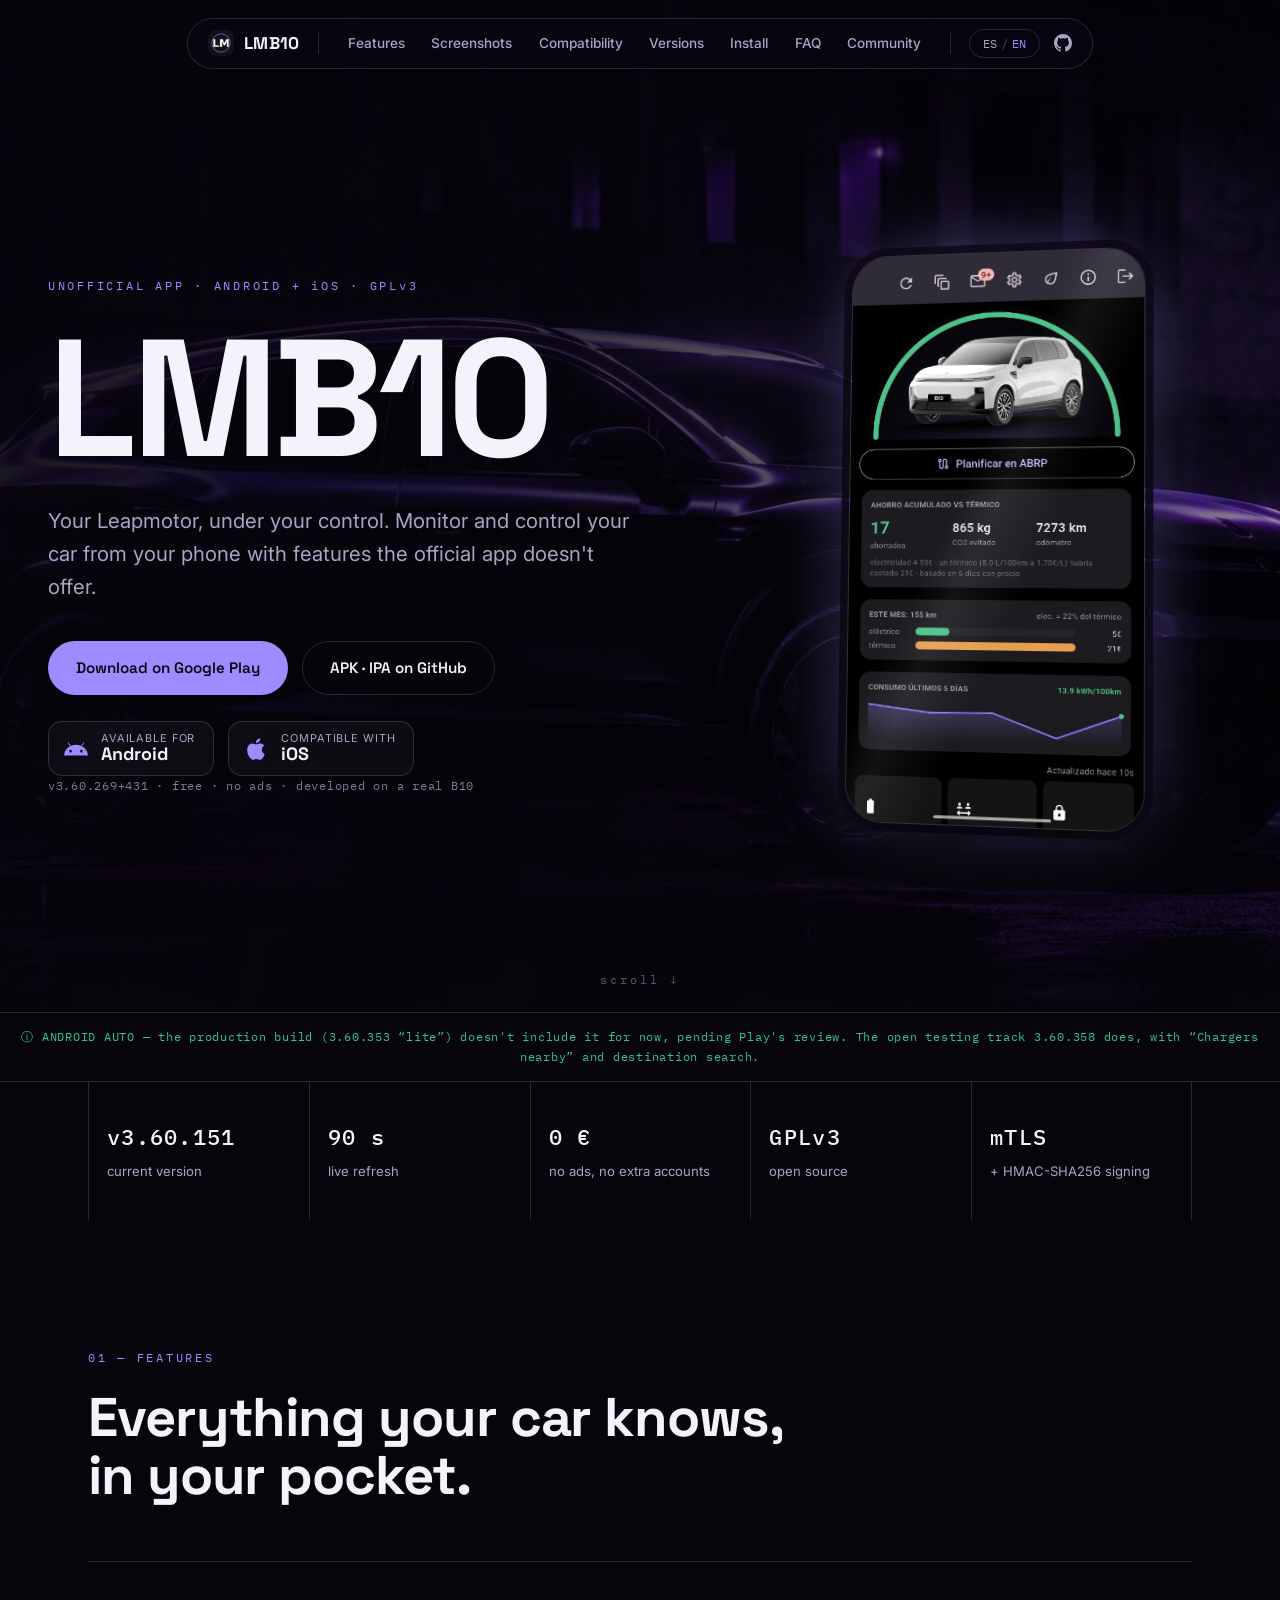
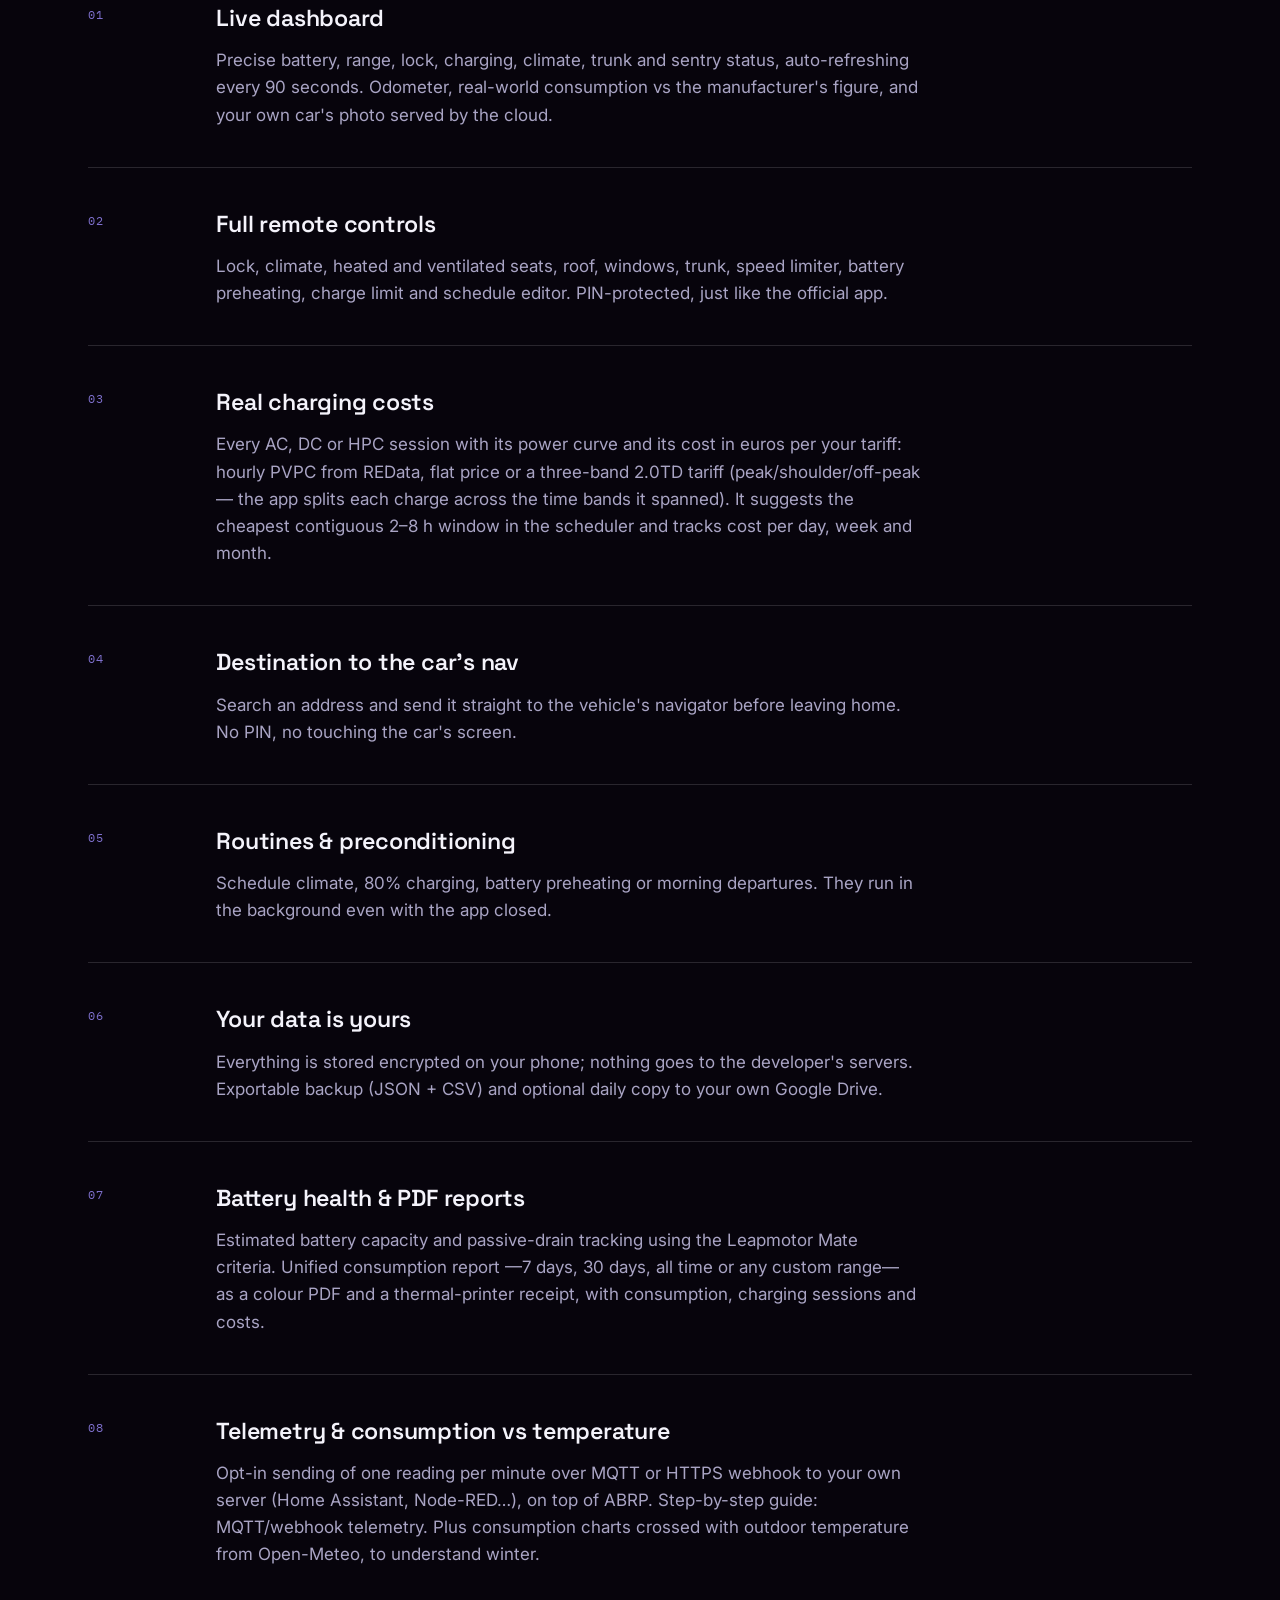
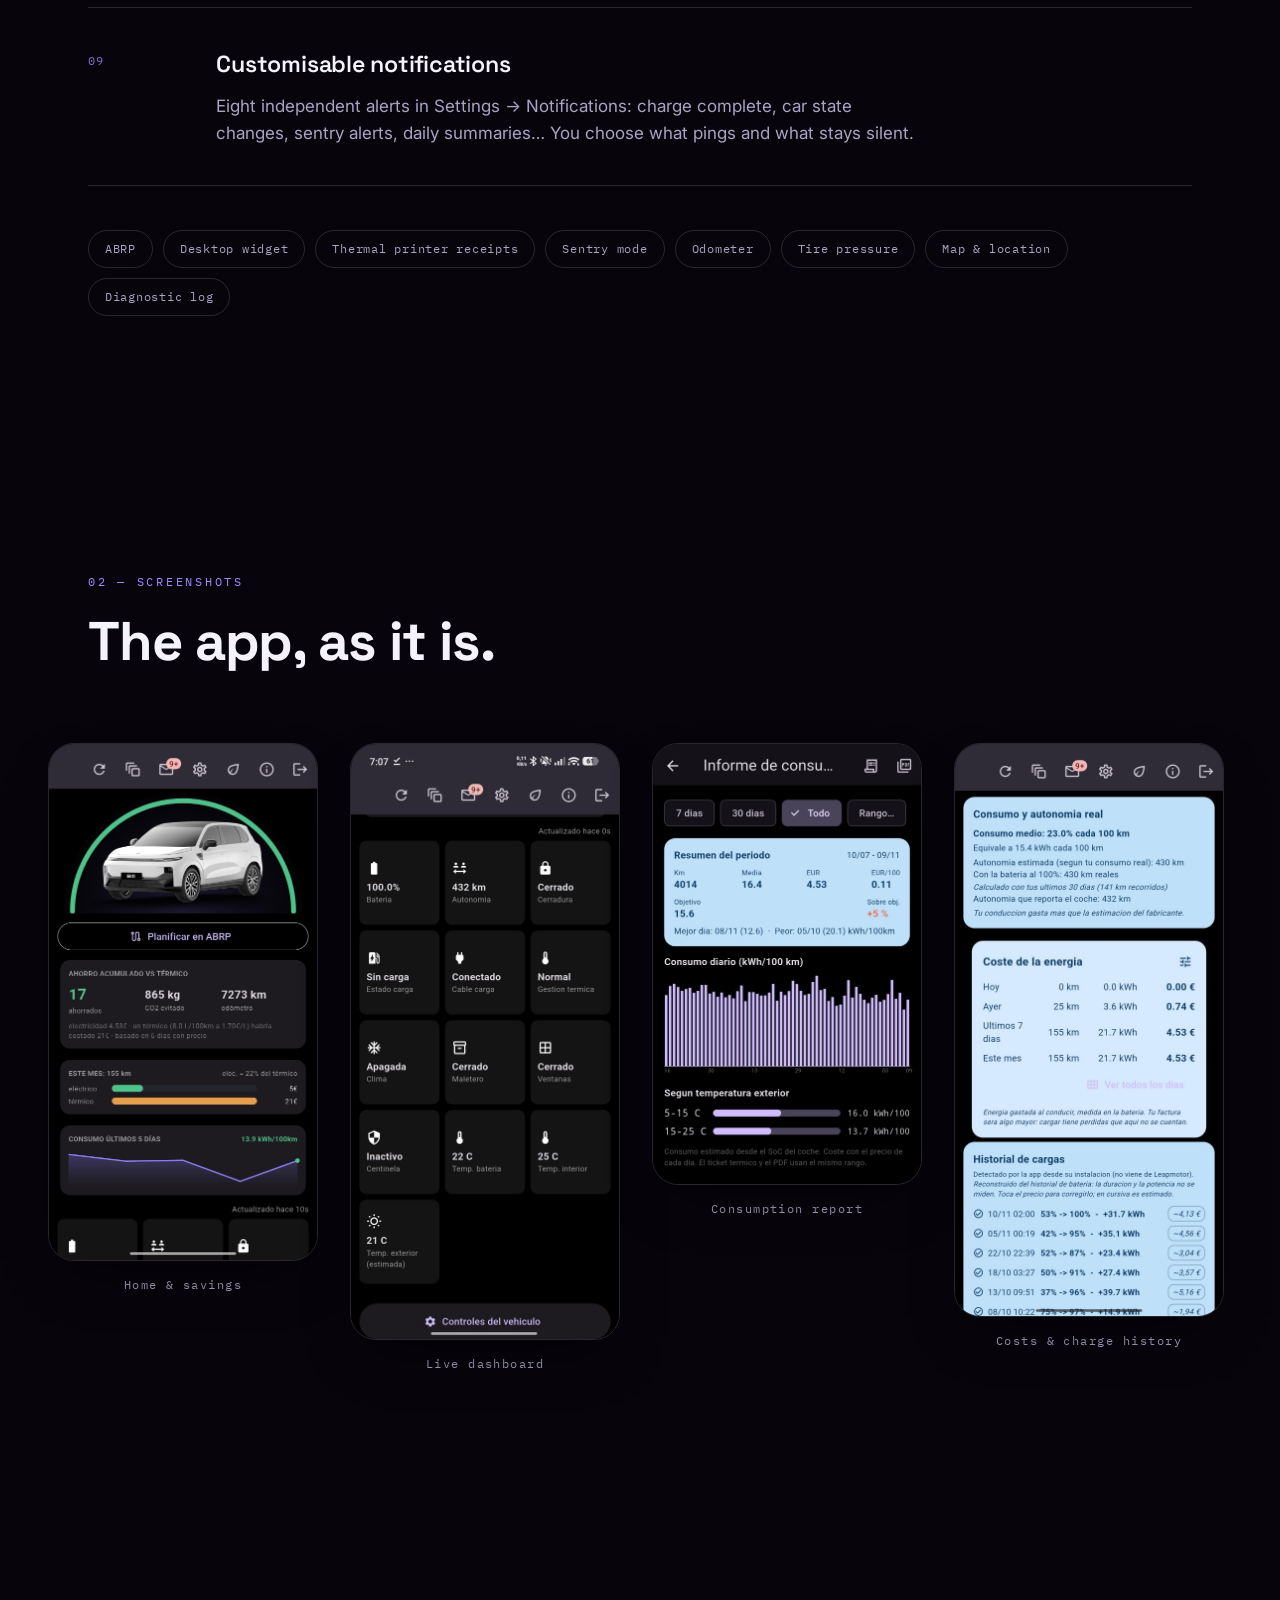
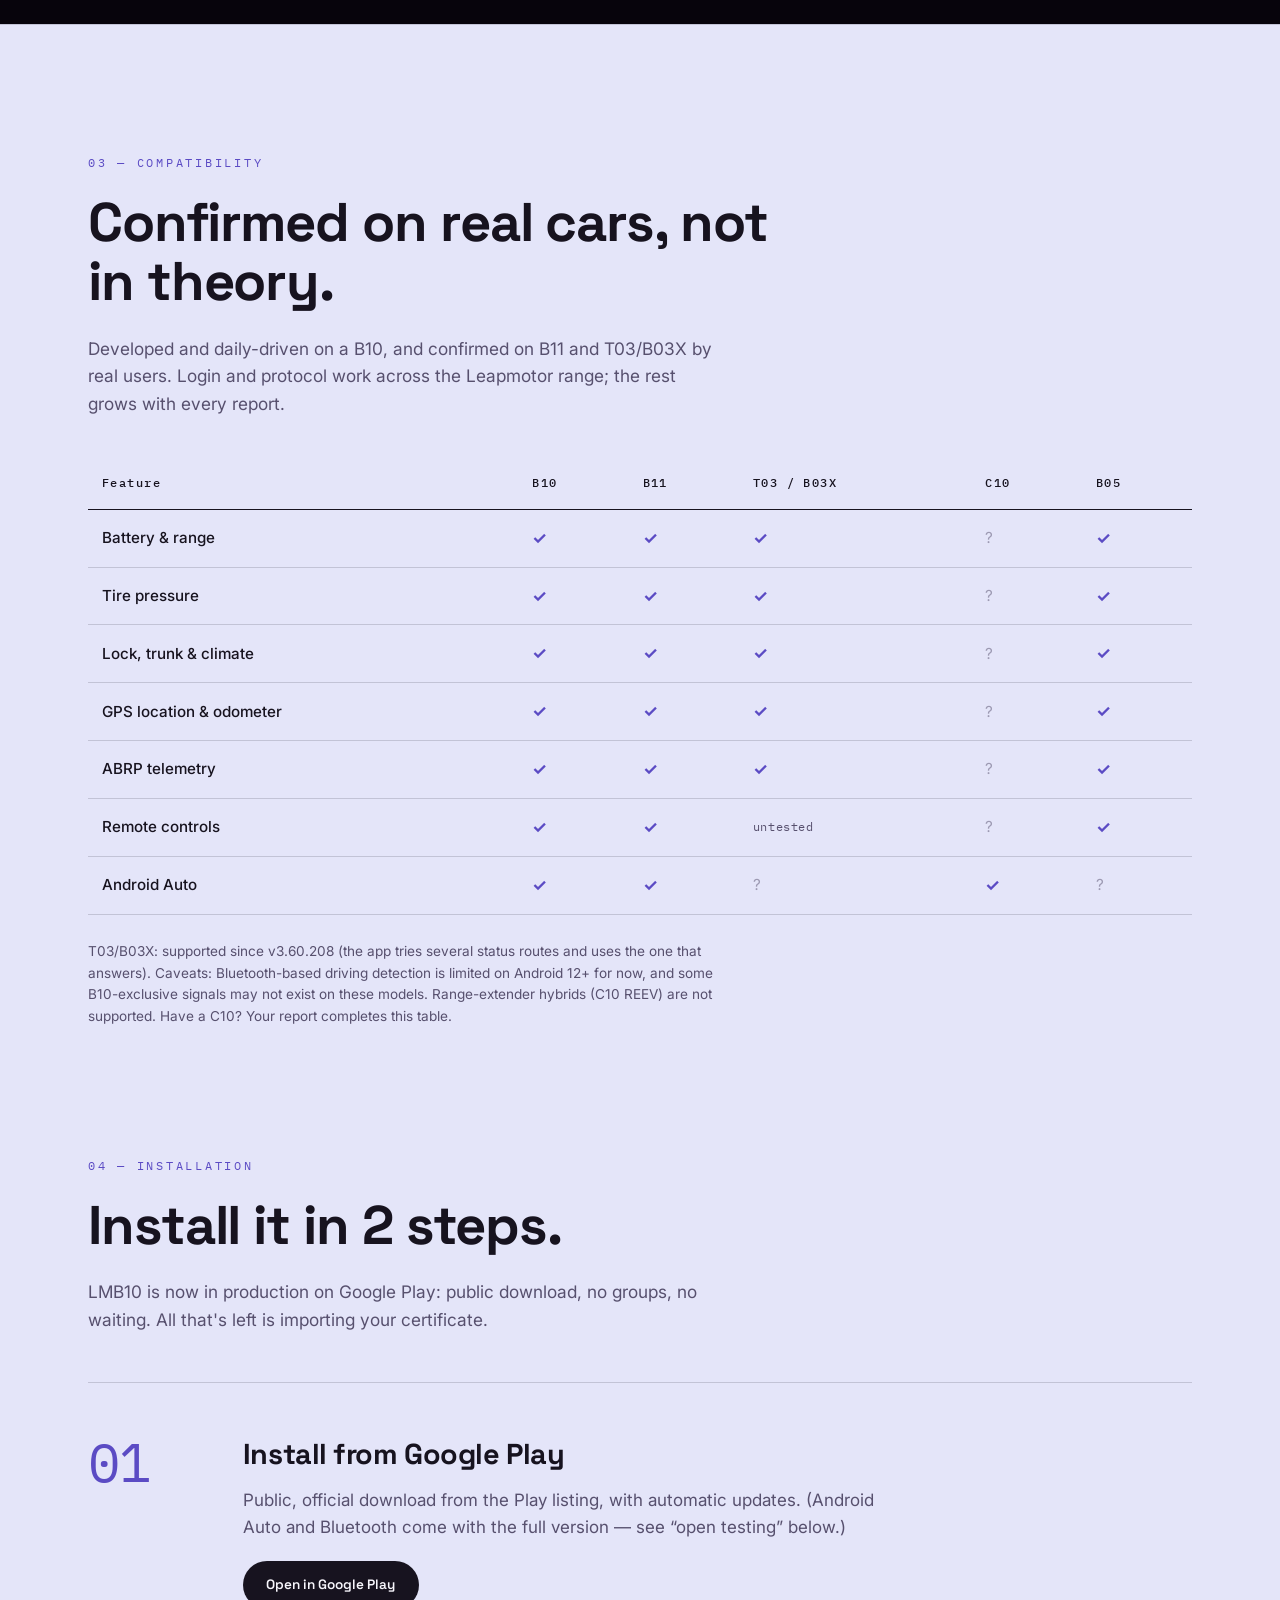
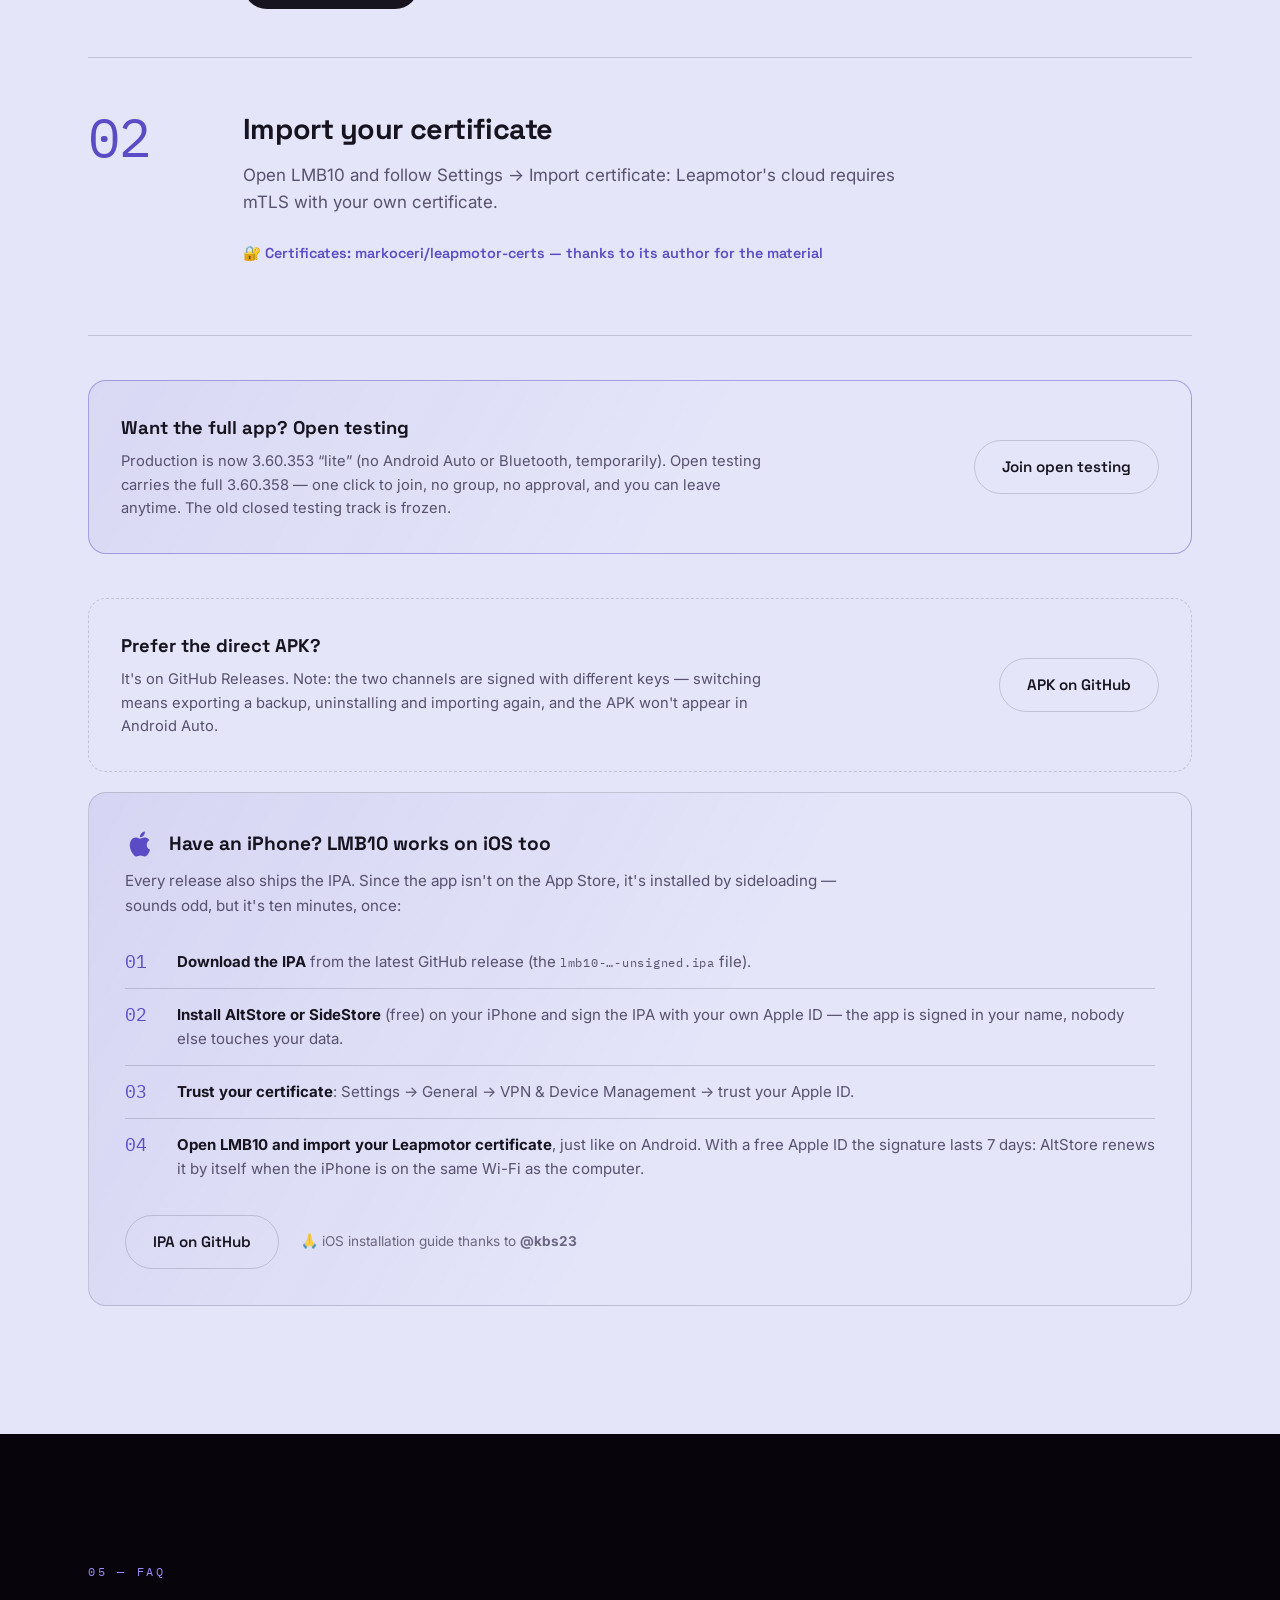
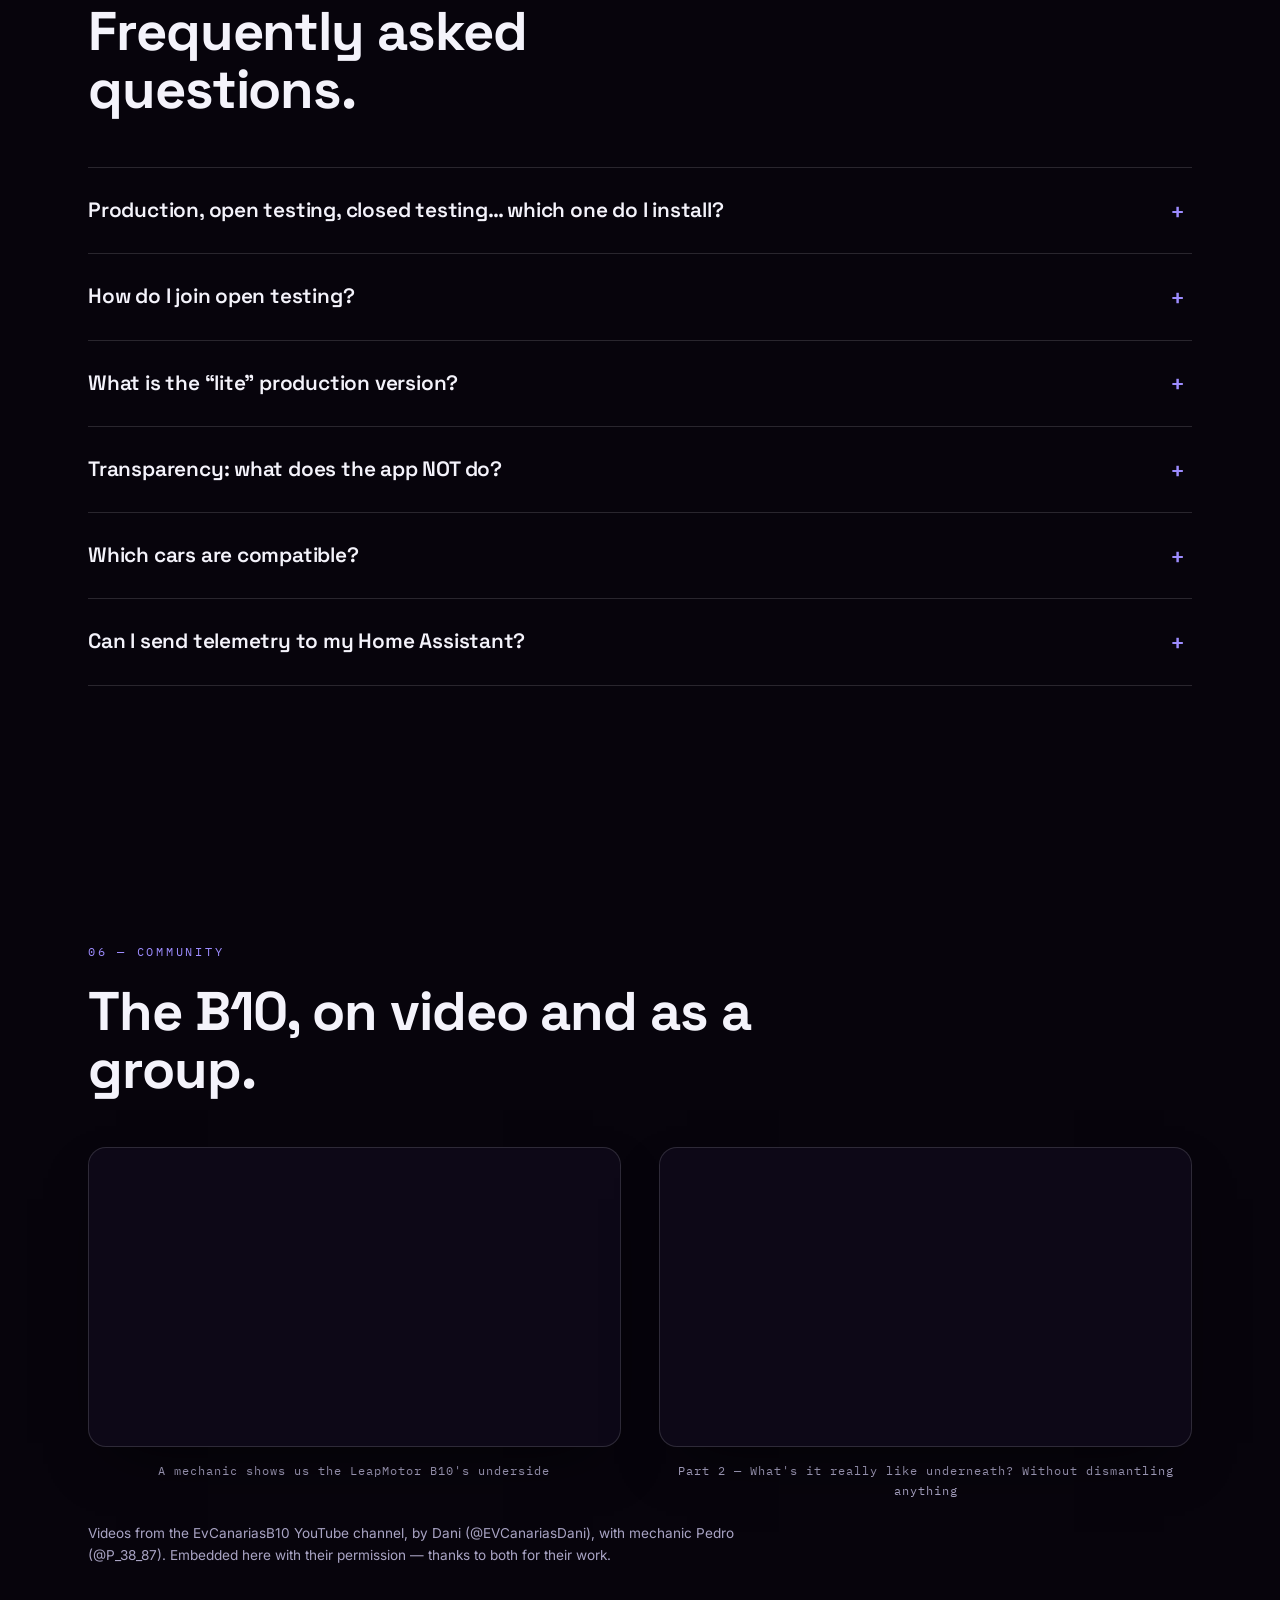
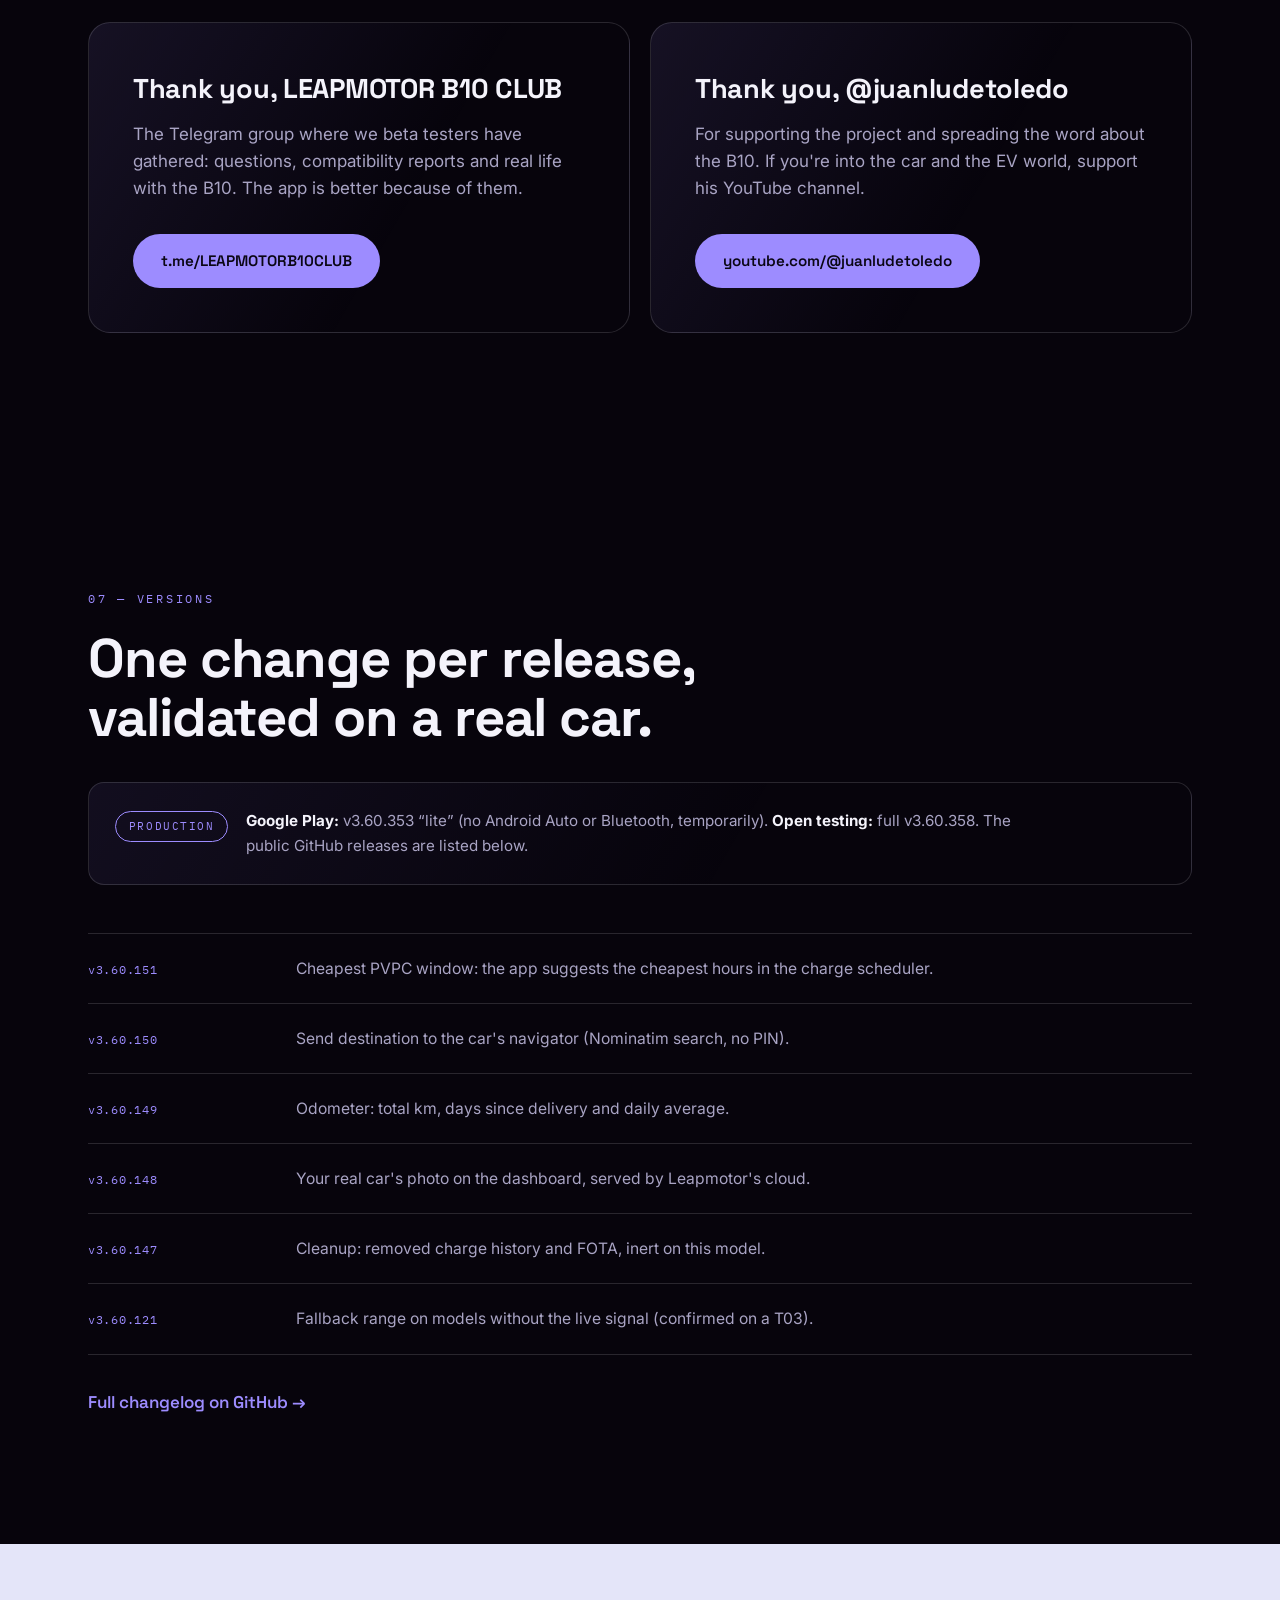
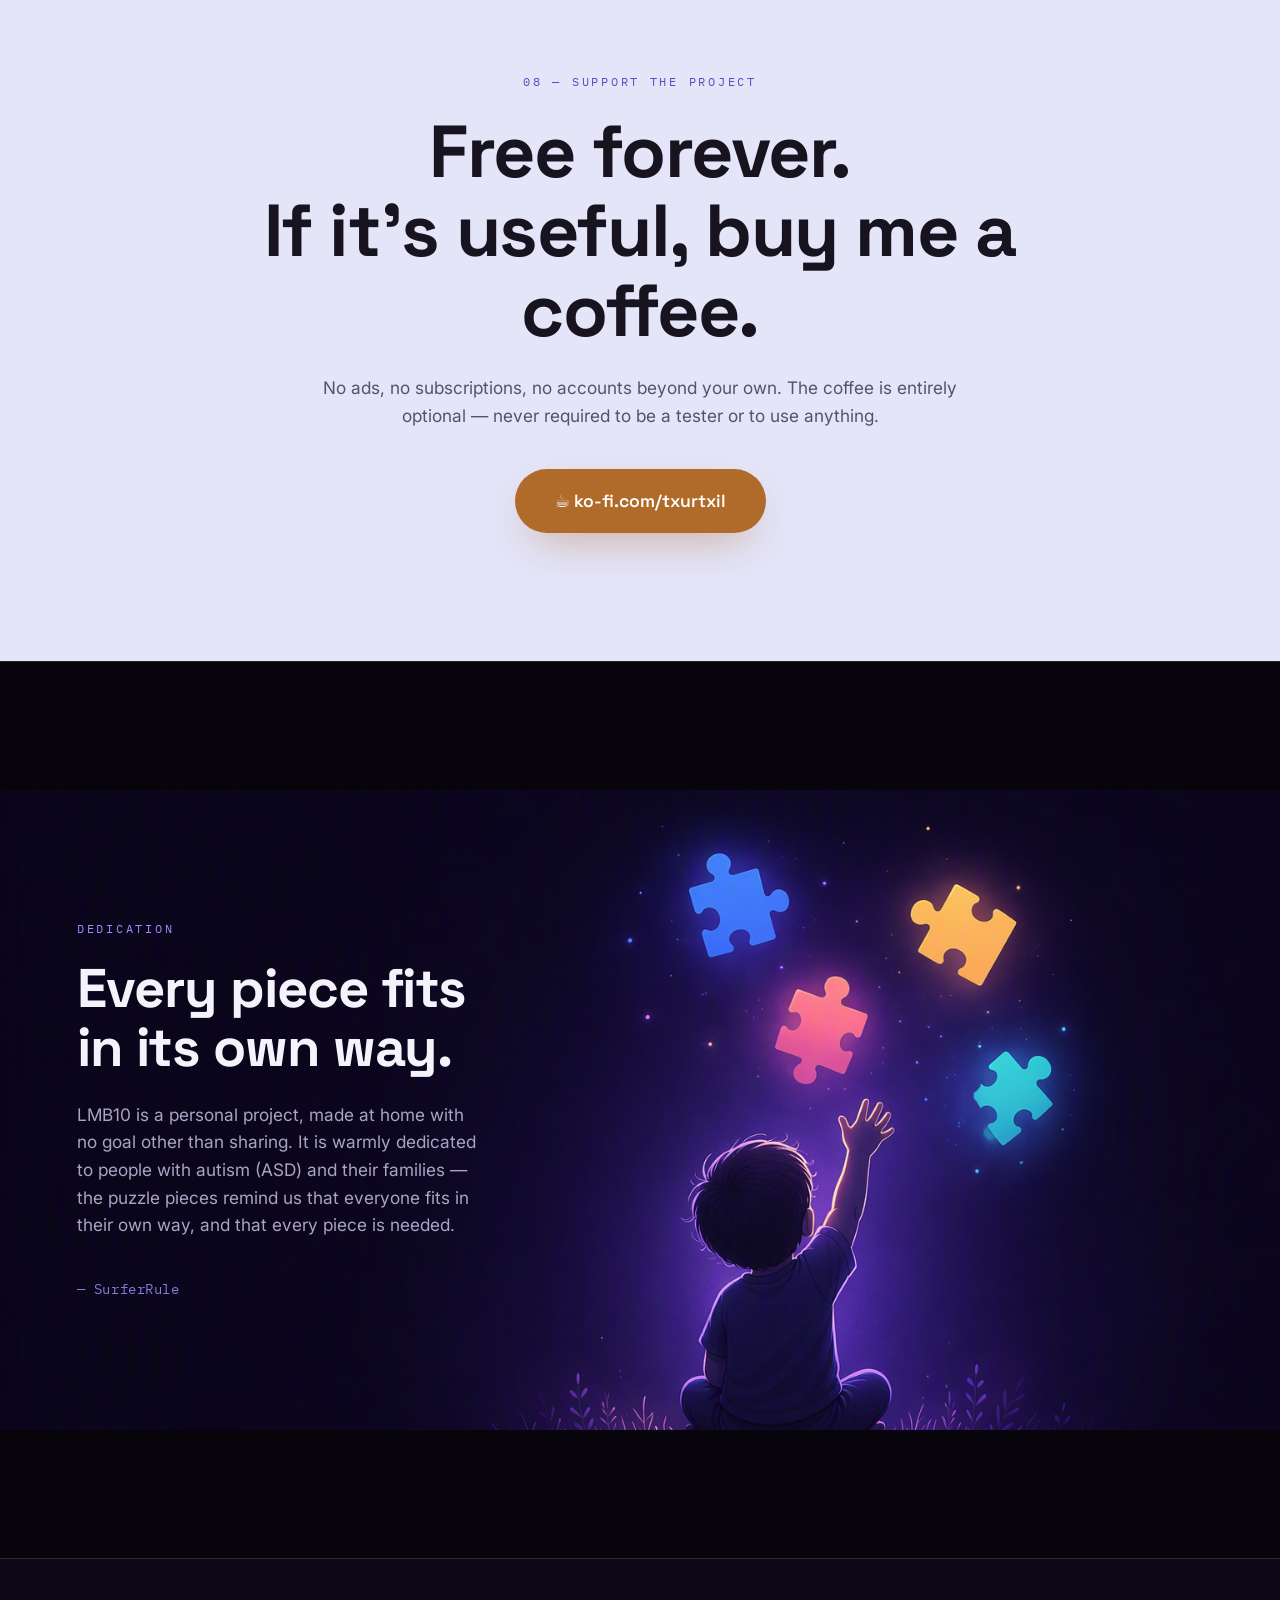
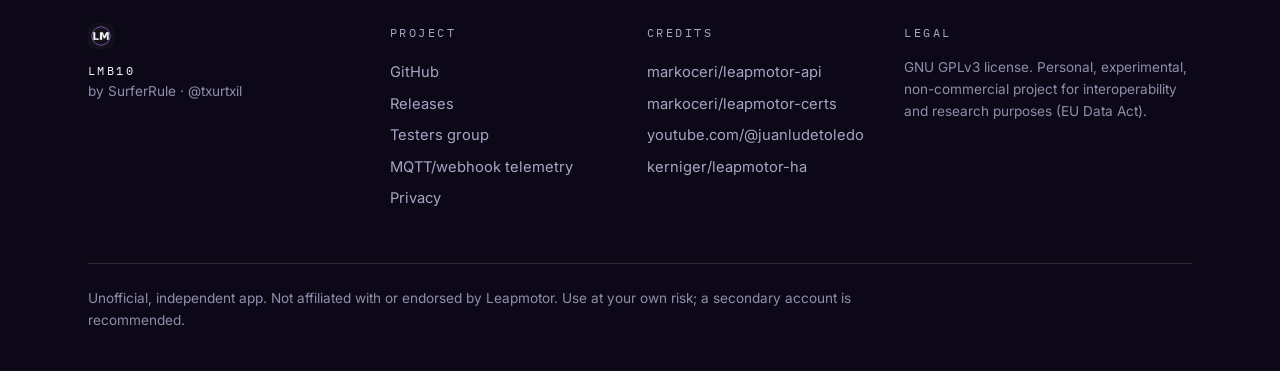
<file: docs/index.html>
<!DOCTYPE html>
<html lang="es">
<head>
<meta charset="UTF-8">
<meta name="viewport" content="width=device-width, initial-scale=1.0">
<title>LMB10 — App no oficial para Leapmotor</title>
<meta name="description" content="LMB10: companion app no oficial para Leapmotor B10. Monitoriza y controla tu coche desde Android: batería, climatización, PVPC, rutinas y mucho más. GPLv3, gratis y sin anuncios.">
<meta property="og:title" content="LMB10 — App no oficial para Leapmotor">
<meta property="og:description" content="Monitoriza y controla tu Leapmotor desde Android. Gratis, sin anuncios, código abierto (GPLv3).">
<meta property="og:image" content="assets/feature.png">
<link rel="icon" type="image/png" href="assets/icon.png">
<link rel="preconnect" href="https://fonts.googleapis.com">
<link rel="preconnect" href="https://fonts.gstatic.com" crossorigin>
<link href="https://fonts.googleapis.com/css2?family=Space+Grotesk:wght@400;500;600;700&family=Inter:wght@400;500;600&family=IBM+Plex+Mono:wght@400;500&display=swap" rel="stylesheet">
<link rel="stylesheet" href="styles.css">
</head>
<body>

<a class="skip" href="#main" data-i18n="skip">Saltar al contenido</a>

<!-- ══════════ NAV ══════════ -->
<header class="nav" id="nav">
  <div class="nav-pill">
    <a class="nav-brand" href="#top" aria-label="LMB10">
      <img src="assets/icon.png" alt="" class="nav-logo">
      <span class="nav-word">LMB10</span>
    </a>
    <span class="razor" aria-hidden="true"></span>
    <nav class="nav-links" aria-label="Principal">
      <a href="#funciones" data-i18n="nav.features">Funciones</a>
      <a href="#capturas" data-i18n="nav.shots">Capturas</a>
      <a href="#compatibilidad" data-i18n="nav.compat">Compatibilidad</a>
      <a href="#versiones" data-i18n="nav.versions">Versiones</a>
      <a href="#instalar" data-i18n="nav.install">Instalar</a>
      <a href="#faq" data-i18n="nav.faq">FAQ</a>
      <a href="#comunidad" data-i18n="nav.community">Comunidad</a>
    </nav>
    <span class="razor" aria-hidden="true"></span>
    <div class="nav-right">
      <button class="lang-toggle" id="langToggle" aria-label="Change language">
        <span data-lang="es">ES</span><i>/</i><span data-lang="en">EN</span>
      </button>
      <a class="nav-gh" href="https://github.com/txurtxil/LPB10" target="_blank" rel="noopener" aria-label="GitHub">
        <svg viewBox="0 0 16 16" width="18" height="18" fill="currentColor" aria-hidden="true"><path d="M8 0C3.58 0 0 3.58 0 8c0 3.54 2.29 6.53 5.47 7.59.4.07.55-.17.55-.38 0-.19-.01-.82-.01-1.49-2.01.37-2.53-.49-2.69-.94-.09-.23-.48-.94-.82-1.13-.28-.15-.68-.52-.01-.53.63-.01 1.08.58 1.23.82.72 1.21 1.87.87 2.33.66.07-.52.28-.87.51-1.07-1.78-.2-3.64-.89-3.64-3.95 0-.87.31-1.59.82-2.15-.08-.2-.36-1.02.08-2.12 0 0 .67-.21 2.2.82.64-.18 1.32-.27 2-.27s1.36.09 2 .27c1.53-1.04 2.2-.82 2.2-.82.44 1.1.16 1.92.08 2.12.51.56.82 1.27.82 2.15 0 3.07-1.87 3.75-3.65 3.95.29.25.54.73.54 1.48 0 1.07-.01 1.93-.01 2.2 0 .21.15.46.55.38A8.01 8.01 0 0 0 16 8c0-4.42-3.58-8-8-8Z"/></svg>
      </a>
    </div>
  </div>
</header>

<main id="main">

<!-- ══════════ HERO ══════════ -->
<section class="hero" id="top">
  <div class="hero-bg" aria-hidden="true">
    <img src="assets/hero.jpg" alt="" id="heroBg">
    <div class="hero-veil"></div>
  </div>
  <div class="hero-inner">
    <div class="hero-copy">
      <p class="kicker reveal-line"><span data-i18n="hero.kicker">APP NO OFICIAL · ANDROID + iOS · GPLv3</span></p>
      <h1 class="hero-title" aria-label="LMB10">
        <span class="w"><span>L</span></span><span class="w"><span>M</span></span><span class="w"><span>B</span></span><span class="w"><span>1</span></span><span class="w"><span>0</span></span>
      </h1>
      <p class="hero-sub reveal-line" data-i18n="hero.sub">Tu Leapmotor, bajo tu control. Monitoriza y controla tu coche desde tu móvil con funciones que la app oficial no ofrece.</p>
      <div class="hero-ctas">
        <a class="btn btn-primary" href="https://play.google.com/store/apps/details?id=com.txurtxil.lpb10" target="_blank" rel="noopener"><span data-i18n="hero.cta1">Descargar en Google Play</span></a>
        <a class="btn btn-ghost" href="https://github.com/txurtxil/LPB10/releases" target="_blank" rel="noopener"><span data-i18n="hero.cta2">APK · IPA en GitHub</span></a>
      </div>
      <div class="store-badges reveal-line">
        <a class="store-badge" href="https://play.google.com/store/apps/details?id=com.txurtxil.lpb10" target="_blank" rel="noopener" aria-label="Android">
          <svg viewBox="0 0 24 24" width="26" height="26" fill="currentColor" aria-hidden="true"><path d="M17.6 9.48l1.84-3.18a.38.38 0 0 0-.66-.38l-1.86 3.22a11.66 11.66 0 0 0-9.84 0L5.22 5.92a.38.38 0 0 0-.66.38L6.4 9.48A10.78 10.78 0 0 0 1 18h22a10.78 10.78 0 0 0-5.4-8.52zM7 15.25a1.25 1.25 0 1 1 1.25-1.25A1.25 1.25 0 0 1 7 15.25zm10 0a1.25 1.25 0 1 1 1.25-1.25A1.25 1.25 0 0 1 17 15.25z"/></svg>
          <span class="sb-text"><span class="sb-top" data-i18n="badge.android.top">Disponible para</span><span class="sb-bot">Android</span></span>
        </a>
        <a class="store-badge" href="#instalar-ios" aria-label="iOS">
          <svg viewBox="0 0 24 24" width="26" height="26" fill="currentColor" aria-hidden="true"><path d="M18.71 19.5c-.83 1.24-1.71 2.45-3.05 2.47-1.34.03-1.77-.79-3.29-.79-1.53 0-2 .77-3.27.82-1.31.05-2.3-1.32-3.14-2.53C4.25 17 2.94 12.45 4.7 9.39c.87-1.52 2.43-2.48 4.12-2.51 1.28-.02 2.5.87 3.29.87.78 0 2.26-1.07 3.81-.91.65.03 2.47.26 3.64 1.98-.09.06-2.17 1.28-2.15 3.81.03 3.02 2.65 4.03 2.68 4.04-.03.07-.42 1.44-1.38 2.83M13 3.5c.73-.83 1.94-1.46 2.94-1.5.13 1.17-.34 2.35-1.04 3.19-.69.85-1.83 1.51-2.95 1.42-.15-1.15.41-2.35 1.05-3.11z"/></svg>
          <span class="sb-text"><span class="sb-top" data-i18n="badge.ios.top">Compatible con</span><span class="sb-bot">iOS</span></span>
        </a>
      </div>
      <p class="hero-note mono"><span id="heroVer">v3.60.269+431</span><span data-i18n="hero.note"> · gratis · sin anuncios · desarrollada sobre un B10 real</span></p>
    </div>
    <div class="hero-phone" aria-hidden="true">
      <div class="phone">
        <img src="assets/shots/01-inicio.jpg" alt="">
        <span class="phone-glare"></span>
      </div>
    </div>
  </div>
  <div class="hero-scroll mono" aria-hidden="true">scroll ↓</div>
</section>

<!-- ══════════ AVISO ANDROID AUTO ══════════ -->
<div class="notice notice-ok">
  <p class="mono" data-i18n="notice">ⓘ ANDROID AUTO — la producción (3.60.353 «lite») no lo incluye temporalmente, a la espera de la revisión de Play. La prueba abierta 3.60.358 sí lo trae, con «Cargadores cerca» y búsqueda de destinos.</p>
</div>

<!-- ══════════ STATS ══════════ -->
<section class="stats" aria-label="Datos clave">
  <div class="stat"><b class="mono" id="statVer">v3.60.151</b><span data-i18n="stats.v">versión actual</span></div>
  <div class="stat"><b class="mono">90 s</b><span data-i18n="stats.refresh">refresco en vivo</span></div>
  <div class="stat"><b class="mono">0 €</b><span data-i18n="stats.free">sin anuncios ni cuentas extra</span></div>
  <div class="stat"><b class="mono">GPLv3</b><span data-i18n="stats.gpl">código abierto</span></div>
  <div class="stat"><b class="mono">mTLS</b><span data-i18n="stats.mtls">+ firma HMAC-SHA256</span></div>
</section>

<!-- ══════════ FUNCIONES ══════════ -->
<section class="features section-dark" id="funciones">
  <div class="wrap">
    <p class="label mono reveal" data-i18n="feat.label">01 — FUNCIONES</p>
    <h2 class="h2 reveal" data-i18n="feat.title">Todo lo que tu coche sabe, en tu bolsillo.</h2>

    <div class="feat-list">
      <article class="feat reveal">
        <span class="feat-num mono">01</span>
        <div>
          <h3 data-i18n="feat.1.t">Panel en vivo</h3>
          <p data-i18n="feat.1.d">Batería precisa, autonomía, cerradura, carga, clima, maletero y centinela, con refresco automático cada 90 segundos. Odómetro, consumo real frente al dato del fabricante y la foto de tu propio coche servida por la nube.</p>
        </div>
      </article>
      <article class="feat reveal">
        <span class="feat-num mono">02</span>
        <div>
          <h3 data-i18n="feat.2.t">Controles remotos completos</h3>
          <p data-i18n="feat.2.d">Bloqueo, climatización, asientos calefactados y ventilados, techo, ventanillas, maletero, limitador de velocidad, precalentado de batería, límite de carga y programación horaria. Con PIN, igual que la app oficial.</p>
        </div>
      </article>
      <article class="feat reveal">
        <span class="feat-num mono">03</span>
        <div>
          <h3 data-i18n="feat.3.t">Costes de carga reales</h3>
          <p data-i18n="feat.3.d">Cada sesión AC, DC o HPC con su curva de potencia y su coste en euros según tu tarifa (PVPC horario REData o precio fijo). La app sugiere la ventana contigua más barata de 2 a 8 horas en el programador, y acumula coste por día, semana y mes.</p>
        </div>
      </article>
      <article class="feat reveal">
        <span class="feat-num mono">04</span>
        <div>
          <h3 data-i18n="feat.4.t">Destino al navegador del coche</h3>
          <p data-i18n="feat.4.d">Busca una dirección y envíala directamente al navegador del vehículo antes de salir de casa. Sin PIN y sin tocar la pantalla del coche.</p>
        </div>
      </article>
      <article class="feat reveal">
        <span class="feat-num mono">05</span>
        <div>
          <h3 data-i18n="feat.5.t">Rutinas y precondicionado</h3>
          <p data-i18n="feat.5.d">Programa climatización, carga al 80 %, precalentado de batería o salidas matutinas. Se ejecutan en segundo plano aunque la app esté cerrada.</p>
        </div>
      </article>
      <article class="feat reveal">
        <span class="feat-num mono">06</span>
        <div>
          <h3 data-i18n="feat.6.t">Tus datos son tuyos</h3>
          <p data-i18n="feat.6.d">Todo se guarda cifrado en tu teléfono; nada va a servidores del desarrollador. Copia de seguridad exportable (JSON + CSV) y copia diaria opcional en tu propio Google Drive.</p>
        </div>
      </article>
      <article class="feat reveal">
        <span class="feat-num mono">07</span>
        <div>
          <h3 data-i18n="feat.7.t">Salud de batería e informes PDF</h3>
          <p data-i18n="feat.7.d">Capacidad estimada de la batería y control de la descarga pasiva con los criterios de Leapmotor Mate. Informes mensuales automáticos en PDF, exportables, con consumos, cargas y costes.</p>
        </div>
      </article>
      <article class="feat reveal">
        <span class="feat-num mono">08</span>
        <div>
          <h3 data-i18n="feat.8.t">Telemetría y consumo vs temperatura</h3>
          <p data-i18n="feat.8.d">Envío de telemetría por MQTT o webhook a tu propio servidor (Home Assistant, Node-RED…), además de ABRP. Y gráficas de consumo cruzadas con la temperatura exterior de Open-Meteo para entender el invierno.</p>
        </div>
      </article>
          <article class="feat reveal">
            <span class="feat-num mono">09</span>
            <div>
              <h3 data-i18n="feat.9.t">Notificaciones configurables</h3>
              <p data-i18n="feat.9.d">Siete avisos independientes en Ajustes → Notificaciones: carga completada, cambios de estado del coche, alertas de centinela, resúmenes diarios… Eliges qué te interesa y qué queda en silencio.</p>
            </div>
          </article>
    </div>

    <ul class="chips reveal" aria-label="Más funciones">
      <li class="mono">ABRP</li>
      <li class="mono" data-i18n="chip.widget">Widget de escritorio</li>
      <li class="mono" data-i18n="chip.ticket">Tickets en impresora térmica</li>
      <li class="mono" data-i18n="chip.sentry">Modo centinela</li>
      <li class="mono" data-i18n="chip.odo">Odómetro</li>
      <li class="mono" data-i18n="chip.tires">Presión de neumáticos</li>
      <li class="mono" data-i18n="chip.map">Mapa y ubicación</li>
      <li class="mono" data-i18n="chip.log">Log de diagnóstico</li>
    </ul>
  </div>
</section>

<!-- ══════════ CAPTURAS ══════════ -->
<section class="shots section-dark" id="capturas">
  <div class="wrap">
    <p class="label mono reveal" data-i18n="shots.label">02 — CAPTURAS</p>
    <h2 class="h2 reveal" data-i18n="shots.title">La app, tal como es.</h2>
  </div>
  <div class="shots-rail" id="shotsRail">
      <figure class="shot" data-parallax><img src="assets/shots/01-inicio.jpg" alt="Inicio y ahorro" loading="lazy"><figcaption class="mono" data-i18n="shot.1">Inicio y ahorro</figcaption></figure>
      <figure class="shot" data-parallax><img src="assets/shots/02-panel.jpg" alt="Panel en vivo" loading="lazy"><figcaption class="mono" data-i18n="shot.2">Panel en vivo</figcaption></figure>
      <figure class="shot" data-parallax><img src="assets/shots/03-informe.jpg" alt="Informe de consumo" loading="lazy"><figcaption class="mono" data-i18n="shot.3">Informe de consumo</figcaption></figure>
      <figure class="shot" data-parallax><img src="assets/shots/04-costes-cargas.jpg" alt="Costes e histórico de cargas" loading="lazy"><figcaption class="mono" data-i18n="shot.4">Costes e histórico de cargas</figcaption></figure>
      <figure class="shot" data-parallax><img src="assets/shots/05-controles.jpg" alt="Controles remotos" loading="lazy"><figcaption class="mono" data-i18n="shot.5">Controles remotos</figcaption></figure>
      <figure class="shot" data-parallax><img src="assets/shots/06-centinela.jpg" alt="Modo Centinela" loading="lazy"><figcaption class="mono" data-i18n="shot.6">Modo Centinela</figcaption></figure>
      <figure class="shot" data-parallax><img src="assets/shots/07-comparativa.jpg" alt="Comparativa frente a un térmico" loading="lazy"><figcaption class="mono" data-i18n="shot.7">Comparativa frente a un térmico</figcaption></figure>
      <figure class="shot" data-parallax><img src="assets/shots/08-ticket.jpg" alt="Ticket de eficiencia" loading="lazy"><figcaption class="mono" data-i18n="shot.8">Ticket de eficiencia</figcaption></figure>
      <figure class="shot" data-parallax><img src="assets/shots/09-widgets.jpg" alt="Widgets" loading="lazy"><figcaption class="mono" data-i18n="shot.9">Widgets</figcaption></figure>
      <figure class="shot" data-parallax><img src="assets/shots/10-menu.jpg" alt="Menú y herramientas" loading="lazy"><figcaption class="mono" data-i18n="shot.10">Menú y herramientas</figcaption></figure>





  </div>
</section>

<!-- ══════════ COMPATIBILIDAD ══════════ -->
<section class="compat section-light" id="compatibilidad">
  <div class="wrap">
    <p class="label mono reveal" data-i18n="compat.label">03 — COMPATIBILIDAD</p>
    <h2 class="h2 reveal" data-i18n="compat.title">Confirmado en coches reales, no en teoría.</h2>
    <p class="lead reveal" data-i18n="compat.lead">Desarrollada y probada a diario sobre un B10, y confirmada en B11 y en T03/B03X por usuarios reales. El login y el protocolo funcionan en toda la gama Leapmotor; el resto crece con cada persona que reporta.</p>
    <div class="table-wrap reveal">
      <table class="compat-table">
        <thead>
          <tr><th data-i18n="compat.feat">Función</th><th>B10</th><th>B11</th><th>T03 / B03X</th><th>C10</th><th>B05</th></tr>
        </thead>
        <tbody>
          <tr><td data-i18n="c.1">Batería y autonomía</td><td class="ok">✓</td><td class="ok">✓</td><td class="ok">✓</td><td class="unk">?</td><td class="ok">✓</td></tr>
          <tr><td data-i18n="c.2">Presión de neumáticos</td><td class="ok">✓</td><td class="ok">✓</td><td class="ok">✓</td><td class="unk">?</td><td class="ok">✓</td></tr>
          <tr><td data-i18n="c.3">Cerradura, maletero y clima</td><td class="ok">✓</td><td class="ok">✓</td><td class="ok">✓</td><td class="unk">?</td><td class="ok">✓</td></tr>
          <tr><td data-i18n="c.4">Ubicación GPS y odómetro</td><td class="ok">✓</td><td class="ok">✓</td><td class="ok">✓</td><td class="unk">?</td><td class="ok">✓</td></tr>
          <tr><td data-i18n="c.5">Telemetría ABRP</td><td class="ok">✓</td><td class="ok">✓</td><td class="ok">✓</td><td class="unk">?</td><td class="ok">✓</td></tr>
          <tr><td data-i18n="c.6">Controles remotos</td><td class="ok">✓</td><td class="ok">✓</td><td class="warn" data-i18n="c.untested">sin probar</td><td class="unk">?</td><td class="ok">✓</td></tr>
          <tr><td>Android Auto</td><td class="ok">✓</td><td class="ok">✓</td><td class="unk">?</td><td class="ok">✓</td><td class="unk">?</td></tr>
        </tbody>
      </table>
    </div>
    <p class="fine reveal" data-i18n="compat.note">T03/B03X: soportado desde la v3.60.208 (la app prueba varias rutas de estado y usa la que responde). Matices: la detección de conducción por Bluetooth está limitada en Android 12+ por ahora, y algunas señales exclusivas del B10 pueden no existir en estos modelos. Los híbridos de autonomía extendida (C10 REEV) no están soportados. ¿Tienes un C10? Tu reporte completa esta tabla.</p>
  </div>
</section>

<!-- ══════════ INSTALACIÓN ══════════ -->
<section class="install section-light" id="instalar">
  <div class="wrap">
    <p class="label mono reveal" data-i18n="inst.label">04 — INSTALACIÓN</p>
    <h2 class="h2 reveal" data-i18n="inst.title">Instálala en 2 pasos.</h2>
    <p class="lead reveal" data-i18n="inst.lead">LMB10 ya está en producción en Google Play: descarga pública, sin grupos ni esperas. Solo queda importar tu certificado.</p>

    <div class="stepper">
      <div class="step reveal">
        <span class="step-num mono">01</span>
        <div class="step-body">
          <h3 data-i18n="inst.s1.t">Instala desde Google Play</h3>
          <p data-i18n="inst.s1.d">Descarga pública y oficial desde la ficha de Play — con actualizaciones automáticas y soporte de Android Auto.</p>
          <a class="btn btn-dark" href="https://play.google.com/store/apps/details?id=com.txurtxil.lpb10" target="_blank" rel="noopener"><span data-i18n="inst.s1.cta">Abrir en Google Play</span></a>
        </div>
      </div>
      <div class="step reveal">
        <span class="step-num mono">02</span>
        <div class="step-body">
          <h3 data-i18n="inst.s2.t">Importa tu certificado</h3>
          <p data-i18n="inst.s2.d">Abre LMB10 y sigue Ajustes → Importar certificado: la nube de Leapmotor exige mTLS con tu propio certificado.</p>
          <p class="step-cert"><a class="text-link cert-link" href="https://github.com/markoceri/leapmotor-certs" target="_blank" rel="noopener" data-i18n="inst.s2.cert">🔐 Certificados: markoceri/leapmotor-certs — gracias a su autor por el material</a></p>
        </div>
      </div>
    </div>

    <div class="alt-channel beta-channel reveal">
      <div>
        <h4 data-i18n="inst.beta.t">¿Quieres la app completa? Prueba abierta</h4>
        <p data-i18n="inst.beta.d">La producción es ahora la 3.60.353 «lite» (sin Android Auto ni Bluetooth, temporalmente). La prueba abierta lleva la 3.60.358 completa — entras con un clic, sin grupo ni aprobación, y puedes salir cuando quieras. La antigua prueba cerrada queda congelada.</p>
      </div>
      <div class="beta-ctas">
        <a class="btn btn-outline" href="https://play.google.com/apps/testing/com.txurtxil.lpb10" target="_blank" rel="noopener"><span data-i18n="inst.beta.cta1">Unirme a la prueba abierta</span></a>
      </div>
    </div>

    <div class="alt-channel reveal">
      <div>
        <h4 data-i18n="inst.alt.t">¿Prefieres el APK directo?</h4>
        <p data-i18n="inst.alt.d">Está en GitHub Releases. Ojo: las dos vías van firmadas con claves distintas — cambiar de una a otra exige exportar copia, desinstalar e importar de nuevo, y el APK no aparece en Android Auto.</p>
      </div>
      <a class="btn btn-outline" href="https://github.com/txurtxil/LPB10/releases/latest" target="_blank" rel="noopener"><span data-i18n="inst.alt.cta">APK en GitHub</span></a>
    </div>

    <div class="ios-channel reveal" id="instalar-ios">
      <div class="ios-head">
        <svg viewBox="0 0 24 24" width="30" height="30" fill="currentColor" aria-hidden="true"><path d="M18.71 19.5c-.83 1.24-1.71 2.45-3.05 2.47-1.34.03-1.77-.79-3.29-.79-1.53 0-2 .77-3.27.82-1.31.05-2.3-1.32-3.14-2.53C4.25 17 2.94 12.45 4.7 9.39c.87-1.52 2.43-2.48 4.12-2.51 1.28-.02 2.5.87 3.29.87.78 0 2.26-1.07 3.81-.91.65.03 2.47.26 3.64 1.98-.09.06-2.17 1.28-2.15 3.81.03 3.02 2.65 4.03 2.68 4.04-.03.07-.42 1.44-1.38 2.83M13 3.5c.73-.83 1.94-1.46 2.94-1.5.13 1.17-.34 2.35-1.04 3.19-.69.85-1.83 1.51-2.95 1.42-.15-1.15.41-2.35 1.05-3.11z"/></svg>
        <h4 data-i18n="inst.ios.t">¿Tienes iPhone? LMB10 también funciona en iOS</h4>
      </div>
      <p data-i18n="inst.ios.d">Cada release publica también el IPA. Como la app no está en la App Store, se instala por sideloading — suena raro, pero son diez minutos una sola vez:</p>
      <ol class="ios-steps">
        <li data-i18n="inst.ios.s1"><b>Descarga el IPA</b> de la última release en GitHub (archivo <span class="mono">lmb10-…-unsigned.ipa</span>).</li>
        <li data-i18n="inst.ios.s2"><b>Instala AltStore o SideStore</b> (gratis) en tu iPhone y firma el IPA con tu propio Apple ID — la app queda firmada a tu nombre, nadie más toca tus datos.</li>
        <li data-i18n="inst.ios.s3"><b>Confía en tu certificado</b>: Ajustes → General → VPN y gestión de dispositivos → confiar en tu Apple ID.</li>
        <li data-i18n="inst.ios.s4"><b>Abre LMB10 e importa tu certificado</b> de Leapmotor, igual que en Android. Con Apple ID gratuito la firma dura 7 días: AltStore la renueva solo conectando el iPhone a la misma Wi-Fi que el ordenador.</li>
      </ol>
      <div class="ios-foot">
        <a class="btn btn-outline" href="https://github.com/txurtxil/LPB10/releases/latest" target="_blank" rel="noopener"><span data-i18n="inst.ios.cta">IPA en GitHub</span></a>
        <p class="fine ios-credit" data-i18n="inst.ios.credit">🙏 Guía de instalación en iOS gracias a <b>@kbs23</b></p>
      </div>
    </div>
  </div>
</section>

<!-- ══════════ FAQ ══════════ -->
<section class="faq section-dark" id="faq">
  <div class="wrap">
    <p class="label mono reveal" data-i18n="faq.label">05 — FAQ</p>
    <h2 class="h2 reveal" data-i18n="faq.title">Preguntas frecuentes.</h2>

    <div class="faq-list">
      <details class="faq-item reveal">
        <summary data-i18n="faq.q1">¿Producción, prueba abierta, prueba cerrada… cuál instalo?</summary>
        <p data-i18n="faq.a1"><b>Producción</b> (3.60.353 «lite») es la versión pública estable; temporalmente no incluye Android Auto ni Bluetooth. La <b>prueba abierta</b> (3.60.358) lleva la app completa y puede entrar cualquiera. La <b>prueba cerrada</b> queda congelada: se acumularon releases en revisión y todo se migra a la abierta. Si quieres Auto y Bluetooth hoy, únete a la abierta.</p>
      </details>
      <details class="faq-item reveal">
        <summary data-i18n="faq.q2">¿Cómo entro en la prueba abierta?</summary>
        <p data-i18n="faq.a2">Abre <a class="text-link cert-link" href="https://play.google.com/apps/testing/com.txurtxil.lpb10" target="_blank" rel="noopener">play.google.com/apps/testing/com.txurtxil.lpb10</a> con tu cuenta de Google y pulsa unirte. En unos minutos, Play te ofrece la actualización a la versión completa. Salir es igual de fácil, desde el mismo enlace.</p>
      </details>
      <details class="faq-item reveal">
        <summary data-i18n="faq.q3">¿Qué es la versión «lite» de producción?</summary>
        <p data-i18n="faq.a3">La misma app menos dos cosas: Android Auto y el permiso Bluetooth (ese permiso obliga a una revisión con vídeo en Play que llevaba semanas bloqueando la publicación). Es temporal: cuando Play complete la revisión, producción recibirá la versión completa. Mientras tanto, la completa está en la prueba abierta.</p>
      </details>
      <details class="faq-item reveal">
        <summary data-i18n="faq.q4">Transparencia: ¿qué NO hace la app?</summary>
        <p data-i18n="faq.a4">Los widgets de escritorio <b>no abren el coche</b> — son de consulta. Y Android Auto <b>no muestra datos del vehículo</b> (batería, clima, autonomía…): la política de Google no lo permite en apps de terceros, solo puntos de interés y navegación — por eso Auto ofrece «Cargadores cerca» y búsqueda de destinos.</p>
      </details>
      <details class="faq-item reveal">
        <summary data-i18n="faq.q5">¿Qué coches son compatibles?</summary>
        <p data-i18n="faq.a5"><b>B10, B11 y B05</b>, completos. <b>T03/B03X</b> desde la v3.60.208, con matices: la detección de conducción por Bluetooth está limitada en Android 12+ y algunas señales exclusivas del B10 pueden no existir. C10, sin confirmar — tu reporte ayuda. C10 REEV (autonomía extendida) no está soportado.</p>
      </details>
      <details class="faq-item reveal">
        <summary data-i18n="faq.q6">¿Puedo enviar la telemetría a mi Home Assistant?</summary>
        <p data-i18n="faq.a6">Sí: por MQTT o webhook HTTPS, es opt-in y envía una lectura por minuto a tu propio servidor. Guía paso a paso con ejemplos para Home Assistant: <a class="text-link cert-link" href="telemetria.html">telemetría MQTT/webhook →</a></p>
      </details>
    </div>
  </div>
</section>

<!-- ══════════ COMUNIDAD ══════════ -->
<section class="community section-dark" id="comunidad">
  <div class="wrap">
    <p class="label mono reveal" data-i18n="com.label">06 — COMUNIDAD</p>
    <h2 class="h2 reveal" data-i18n="com.title">El B10, en vídeo y en grupo.</h2>

    <div class="videos">
      <figure class="video reveal">
        <div class="video-frame">
          <iframe src="https://www.youtube-nocookie.com/embed/cFIIMU8wNio" title="Mecánico nos enseña los bajos del LeapMotor B10" loading="lazy" allow="accelerometer; autoplay; clipboard-write; encrypted-media; gyroscope; picture-in-picture; web-share" referrerpolicy="strict-origin-when-cross-origin" allowfullscreen></iframe>
        </div>
        <figcaption class="mono" data-i18n="com.v1">Mecánico nos enseña los bajos del LeapMotor B10</figcaption>
      </figure>
      <figure class="video reveal">
        <div class="video-frame">
          <iframe src="https://www.youtube-nocookie.com/embed/I3Of3xbIdhI" title="Parte 2 - Leapmotor B10 ¿Cómo es realmente por debajo? Sin desmontar nada" loading="lazy" allow="accelerometer; autoplay; clipboard-write; encrypted-media; gyroscope; picture-in-picture; web-share" referrerpolicy="strict-origin-when-cross-origin" allowfullscreen></iframe>
        </div>
        <figcaption class="mono" data-i18n="com.v2">Parte 2 — ¿Cómo es realmente por debajo? Sin desmontar nada</figcaption>
      </figure>
    </div>
    <p class="fine reveal video-credit" data-i18n="com.credit">Vídeos del canal de YouTube EvCanariasB10, de Dani (@EVCanariasDani), con el mecánico Pedro (@P_38_87). Publicados aquí con su permiso — gracias a ambos por su trabajo.</p>

    <div class="thanks-grid">
      <div class="thanks reveal">
        <div>
          <h3 data-i18n="com.thanks.t">Gracias, LEAPMOTOR B10 CLUB</h3>
          <p data-i18n="com.thanks.d">El grupo de Telegram donde nos hemos reunido los betatesters: dudas, reportes de compatibilidad y vida real con el B10. La app es mejor gracias a ellos.</p>
        </div>
        <a class="btn btn-primary" href="https://t.me/LEAPMOTORB10CLUB" target="_blank" rel="noopener"><span data-i18n="com.thanks.cta">t.me/LEAPMOTORB10CLUB</span></a>
      </div>
      <div class="thanks reveal">
        <div>
          <h3 data-i18n="com.thanks2.t">Gracias, @juanludetoledo</h3>
          <p data-i18n="com.thanks2.d">Por su apoyo al proyecto y por difundir el B10. Si te interesa el coche y el mundo eléctrico, apoya su canal de YouTube.</p>
        </div>
        <a class="btn btn-primary" href="https://youtube.com/@juanludetoledo" target="_blank" rel="noopener"><span data-i18n="com.thanks2.cta">youtube.com/@juanludetoledo</span></a>
      </div>
    </div>
  </div>
</section>

<!-- ══════════ VERSIONES ══════════ -->
<section class="versions section-dark" id="versiones">
  <div class="wrap">
    <p class="label mono reveal" data-i18n="ver.label">07 — VERSIONES</p>
    <h2 class="h2 reveal" data-i18n="ver.title">Un cambio por release, validado en coche real.</h2>
    <div class="channel-note reveal">
      <span class="channel-tag mono" data-i18n="ver.prod.tag">PRODUCCIÓN</span>
      <p data-i18n="ver.prod.d"><b>Google Play:</b> v3.60.353 «lite» (sin Android Auto ni Bluetooth, temporalmente). <b>Prueba abierta:</b> v3.60.358 completa. Abajo se listan las releases públicas de GitHub.</p>
    </div>
    <div class="timeline" id="timeline">
      <p class="mono tl-loading" id="tlLoading" data-i18n="ver.loading">Cargando releases desde GitHub…</p>
      <div class="tl-row reveal"><span class="mono tl-v">v3.60.151</span><p data-i18n="ver.151">Ventana barata PVPC: la app sugiere las horas más baratas en el programador de carga.</p></div>
      <div class="tl-row reveal"><span class="mono tl-v">v3.60.150</span><p data-i18n="ver.150">Enviar destino al navegador del coche (búsqueda Nominatim, sin PIN).</p></div>
      <div class="tl-row reveal"><span class="mono tl-v">v3.60.149</span><p data-i18n="ver.149">Odómetro: km totales, días desde la entrega y media diaria.</p></div>
      <div class="tl-row reveal"><span class="mono tl-v">v3.60.148</span><p data-i18n="ver.148">La foto real de tu coche en el panel, servida por la nube de Leapmotor.</p></div>
      <div class="tl-row reveal"><span class="mono tl-v">v3.60.147</span><p data-i18n="ver.147">Limpieza: eliminados el historial de cargas y FOTA, inertes en este modelo.</p></div>
      <div class="tl-row reveal"><span class="mono tl-v">v3.60.121</span><p data-i18n="ver.121">Autonomía de reserva en modelos sin señal en vivo (confirmado en un T03).</p></div>
    </div>
    <a class="text-link reveal" href="https://github.com/txurtxil/LPB10/releases" target="_blank" rel="noopener" data-i18n="ver.all">Historial completo en GitHub →</a>
  </div>
</section>

<!-- ══════════ CAFÉ ══════════ -->
<section class="coffee section-light" id="cafe">
  <div class="wrap coffee-inner">
    <p class="label mono reveal" data-i18n="coffee.label">08 — APOYAR EL PROYECTO</p>
    <h2 class="h2 coffee-title reveal" data-i18n="coffee.title">Gratis siempre.<br>Si te sirve, invítame a un café.</h2>
    <p class="lead reveal" data-i18n="coffee.lead">Sin anuncios, sin suscripciones, sin más cuentas que las tuyas. El café es totalmente opcional — nunca hace falta para ser tester ni para usar nada.</p>
    <a class="btn btn-coffee reveal" href="https://ko-fi.com/txurtxil" target="_blank" rel="noopener">
      <span data-i18n="coffee.cta">☕ ko-fi.com/txurtxil</span>
    </a>
  </div>
</section>

<!-- ══════════ DEDICATORIA TEA ══════════ -->
<section class="tea" id="tea">
  <div class="tea-inner reveal">
    <div class="tea-text">
      <p class="label mono" data-i18n="tea.label">DEDICATORIA</p>
      <h2 class="h2" data-i18n="tea.title">Cada pieza encaja a su manera.</h2>
      <p class="lead" data-i18n="tea.text">LMB10 es un proyecto personal, hecho en casa y sin más ánimo que el de compartir. Va dedicado con cariño a las personas con autismo (TEA) y a sus familias — las piezas del puzzle recuerdan que cada quien encaja a su manera, y que todas son necesarias.</p>
      <p class="fine tea-sign" data-i18n="tea.sign">— SurferRule</p>
    </div>
  </div>
</section>

</main>

<!-- ══════════ FOOTER ══════════ -->
<footer class="footer">
  <div class="wrap">
    <div class="foot-grid">
      <div class="foot-brand">
        <img src="assets/icon.png" alt="" class="nav-logo">
        <p class="mono">LMB10</p>
        <p class="fine" data-i18n="foot.by">por SurferRule · @txurtxil</p>
      </div>
      <div class="foot-col">
        <p class="mono foot-h" data-i18n="foot.project">PROYECTO</p>
        <a href="https://github.com/txurtxil/LPB10" target="_blank" rel="noopener">GitHub</a>
        <a href="https://github.com/txurtxil/LPB10/releases" target="_blank" rel="noopener" data-i18n="foot.releases">Releases</a>
        <a href="https://groups.google.com/g/lmb10-testers" target="_blank" rel="noopener" data-i18n="foot.group">Grupo de testers</a>
        <a href="telemetria.html" data-i18n="foot.tele">Telemetría MQTT/webhook</a>
        <a href="privacy.html" data-i18n="foot.privacy">Privacidad</a>
      </div>
      <div class="foot-col">
        <p class="mono foot-h" data-i18n="foot.credits">CRÉDITOS</p>
        <a href="https://github.com/markoceri/leapmotor-api" target="_blank" rel="noopener">markoceri/leapmotor-api</a>
        <a href="https://github.com/markoceri/leapmotor-certs" target="_blank" rel="noopener">markoceri/leapmotor-certs</a>
        <a href="https://youtube.com/@juanludetoledo" target="_blank" rel="noopener">youtube.com/@juanludetoledo</a>
        <a href="https://github.com/kerniger/leapmotor-ha" target="_blank" rel="noopener">kerniger/leapmotor-ha</a>
      </div>
      <div class="foot-col">
        <p class="mono foot-h" data-i18n="foot.legal">LEGAL</p>
        <p class="fine" data-i18n="foot.license">Licencia GNU GPLv3. Proyecto personal, experimental y sin ánimo de lucro, con fines de interoperabilidad e investigación (EU Data Act).</p>
      </div>
    </div>
    <div class="foot-base">
      <p class="fine" data-i18n="foot.disclaimer">App no oficial e independiente. No afiliada ni respaldada por Leapmotor. Úsala bajo tu responsabilidad; se recomienda una cuenta secundaria.</p>
    </div>
  </div>
</footer>

<script src="app.js"></script>
</body>
</html>
</file>
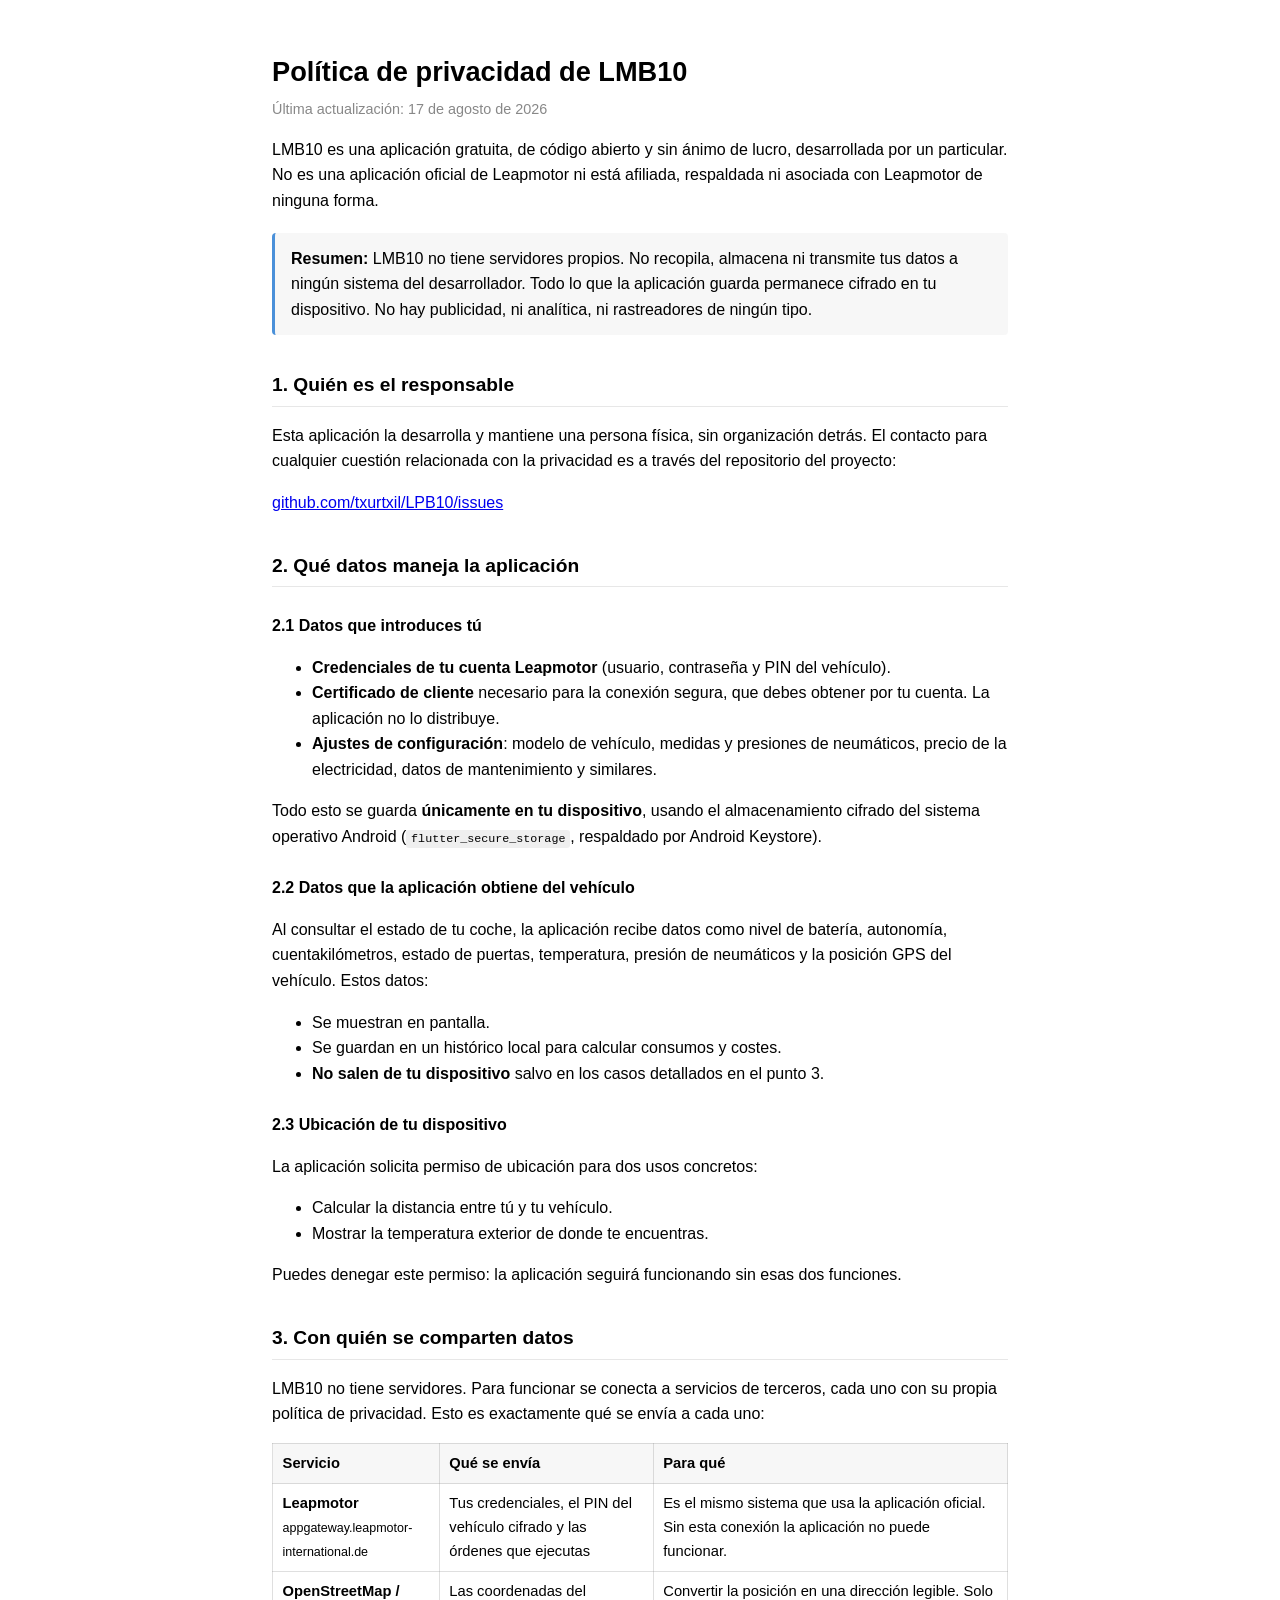
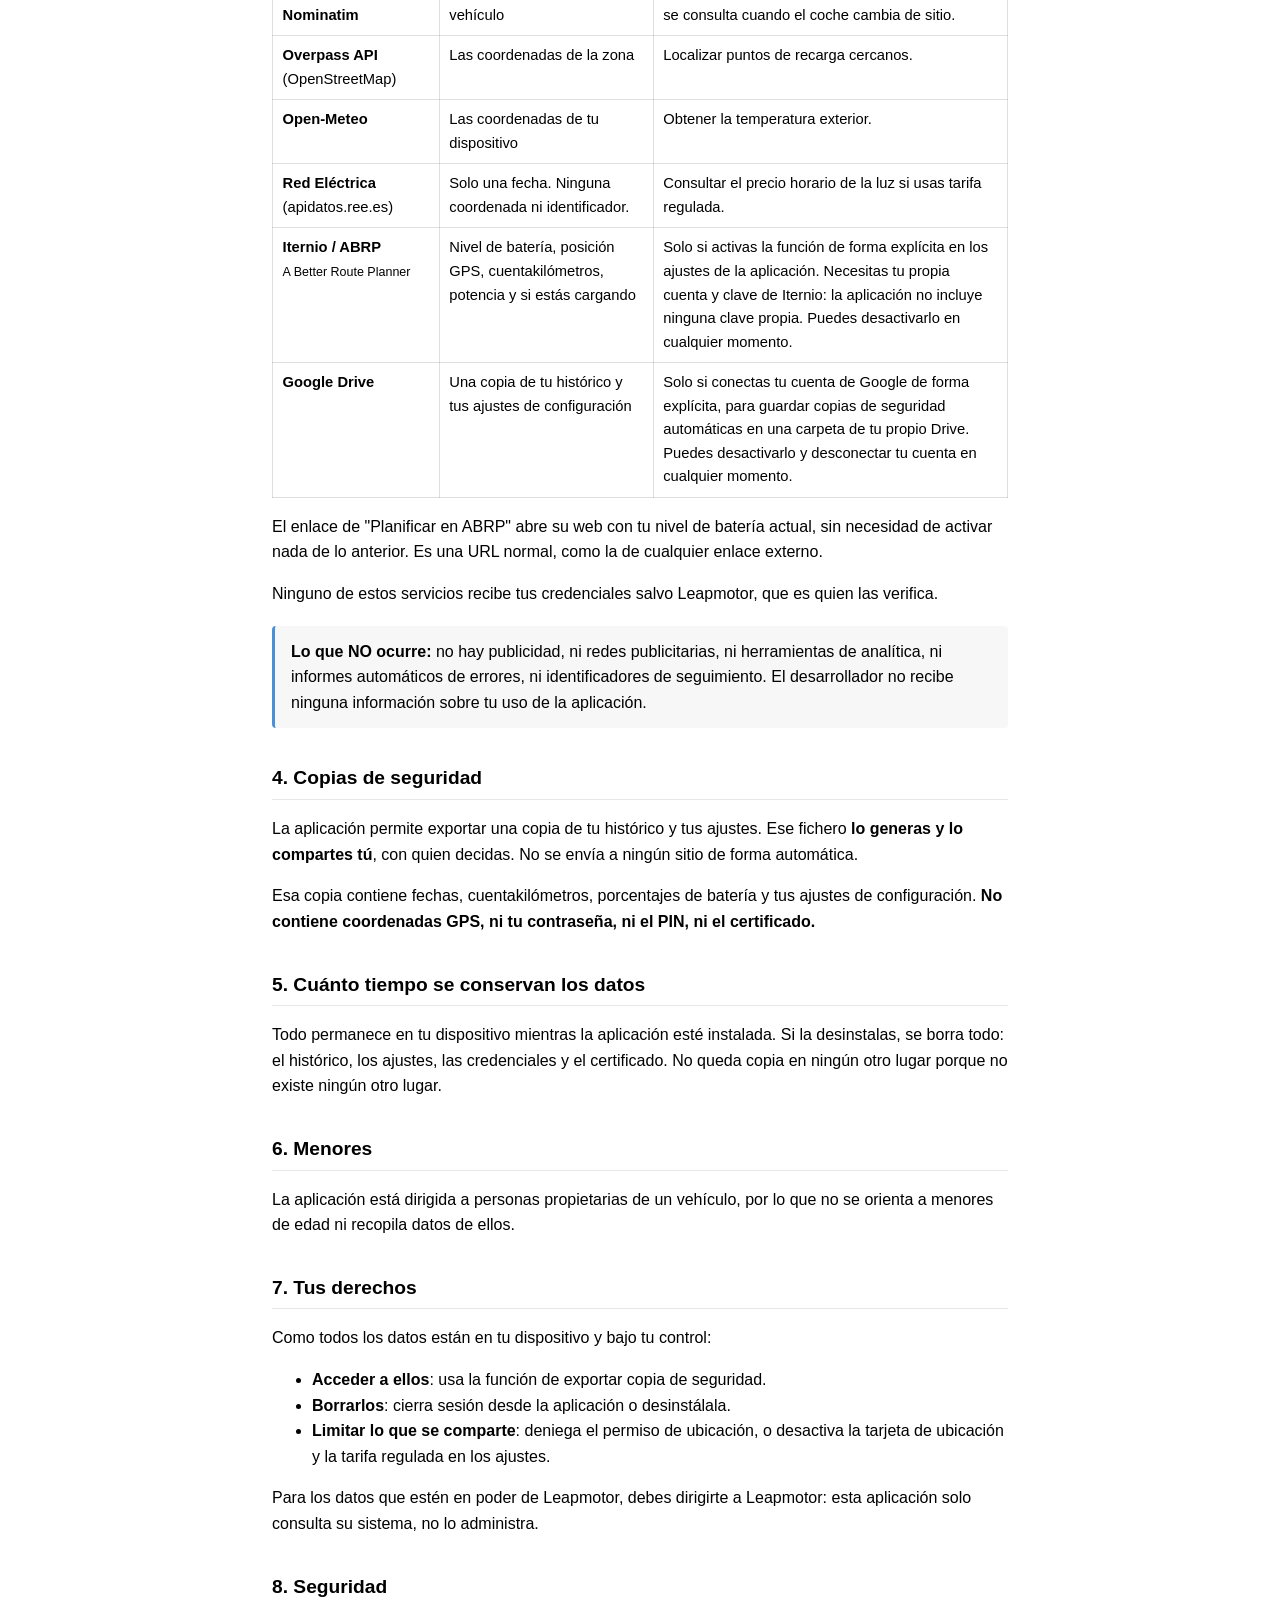
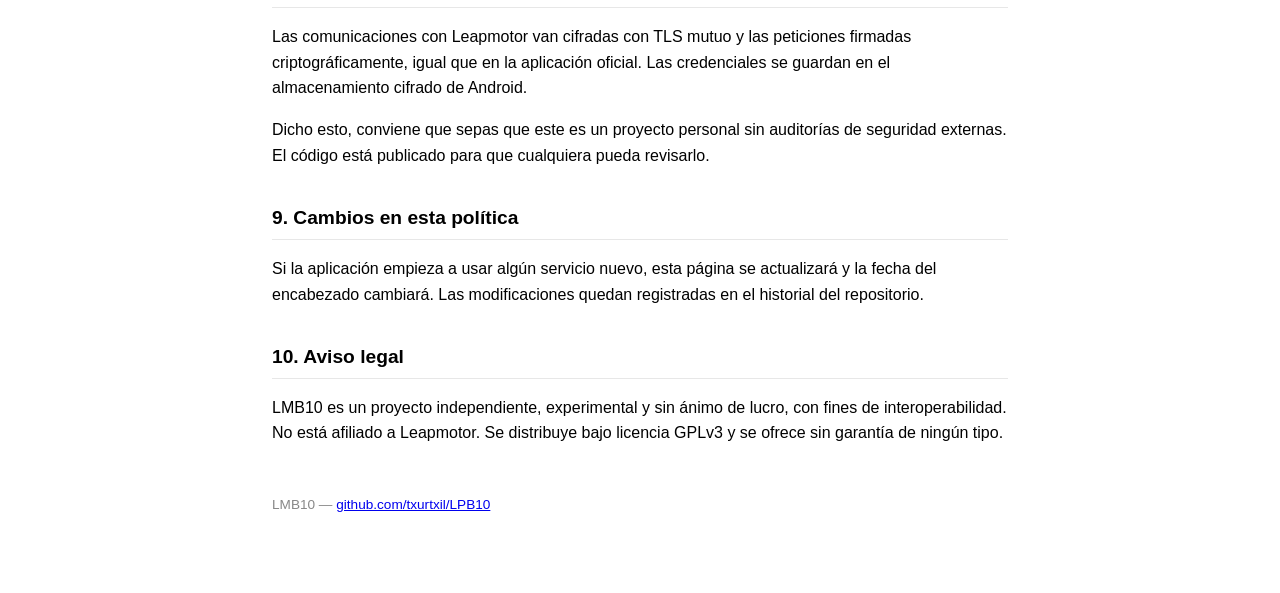
<file: docs/privacy.html>
<!DOCTYPE html>
<html lang="es">
<head>
<meta charset="utf-8">
<meta name="viewport" content="width=device-width, initial-scale=1">
<title>Política de privacidad — LMB10</title>
<style>
  :root { color-scheme: light dark; }
  body {
    font-family: -apple-system, BlinkMacSystemFont, "Segoe UI", Roboto, sans-serif;
    line-height: 1.6;
    max-width: 46rem;
    margin: 0 auto;
    padding: 2rem 1.25rem 4rem;
  }
  h1 { font-size: 1.7rem; margin-bottom: .25rem; }
  h2 { font-size: 1.2rem; margin-top: 2.2rem; border-bottom: 1px solid #8883; padding-bottom: .3rem; }
  h3 { font-size: 1rem; margin-top: 1.6rem; }
  .fecha { color: #888; font-size: .9rem; margin-top: 0; }
  table { border-collapse: collapse; width: 100%; margin: 1rem 0; font-size: .92rem; }
  th, td { border: 1px solid #8884; padding: .5rem .6rem; text-align: left; vertical-align: top; }
  th { background: #8881; }
  .destacado {
    background: #8881;
    border-left: 3px solid #4a90d9;
    padding: .8rem 1rem;
    margin: 1.2rem 0;
    border-radius: 4px;
  }
  code { background: #8882; padding: .1rem .3rem; border-radius: 3px; font-size: .9em; }
  footer { margin-top: 3rem; font-size: .85rem; color: #888; }
</style>
</head>
<body>

<h1>Política de privacidad de LMB10</h1>
<p class="fecha">Última actualización: 17 de agosto de 2026</p>

<p>LMB10 es una aplicación gratuita, de código abierto y sin ánimo de lucro,
desarrollada por un particular. No es una aplicación oficial de Leapmotor ni
está afiliada, respaldada ni asociada con Leapmotor de ninguna forma.</p>

<div class="destacado">
  <strong>Resumen:</strong> LMB10 no tiene servidores propios. No recopila,
  almacena ni transmite tus datos a ningún sistema del desarrollador. Todo lo
  que la aplicación guarda permanece cifrado en tu dispositivo. No hay
  publicidad, ni analítica, ni rastreadores de ningún tipo.
</div>

<h2>1. Quién es el responsable</h2>

<p>Esta aplicación la desarrolla y mantiene una persona física, sin
organización detrás. El contacto para cualquier cuestión relacionada con la
privacidad es a través del repositorio del proyecto:</p>

<p><a href="https://github.com/txurtxil/LPB10/issues">github.com/txurtxil/LPB10/issues</a></p>

<h2>2. Qué datos maneja la aplicación</h2>

<h3>2.1 Datos que introduces tú</h3>

<ul>
  <li><strong>Credenciales de tu cuenta Leapmotor</strong> (usuario, contraseña
      y PIN del vehículo).</li>
  <li><strong>Certificado de cliente</strong> necesario para la conexión
      segura, que debes obtener por tu cuenta. La aplicación no lo
      distribuye.</li>
  <li><strong>Ajustes de configuración</strong>: modelo de vehículo, medidas y
      presiones de neumáticos, precio de la electricidad, datos de
      mantenimiento y similares.</li>
</ul>

<p>Todo esto se guarda <strong>únicamente en tu dispositivo</strong>, usando el
almacenamiento cifrado del sistema operativo Android
(<code>flutter_secure_storage</code>, respaldado por Android Keystore).</p>

<h3>2.2 Datos que la aplicación obtiene del vehículo</h3>

<p>Al consultar el estado de tu coche, la aplicación recibe datos como nivel de
batería, autonomía, cuentakilómetros, estado de puertas, temperatura, presión
de neumáticos y la posición GPS del vehículo. Estos datos:</p>

<ul>
  <li>Se muestran en pantalla.</li>
  <li>Se guardan en un histórico local para calcular consumos y costes.</li>
  <li><strong>No salen de tu dispositivo</strong> salvo en los casos
      detallados en el punto 3.</li>
</ul>

<h3>2.3 Ubicación de tu dispositivo</h3>

<p>La aplicación solicita permiso de ubicación para dos usos concretos:</p>

<ul>
  <li>Calcular la distancia entre tú y tu vehículo.</li>
  <li>Mostrar la temperatura exterior de donde te encuentras.</li>
</ul>

<p>Puedes denegar este permiso: la aplicación seguirá funcionando sin esas dos
funciones.</p>

<h2>3. Con quién se comparten datos</h2>

<p>LMB10 no tiene servidores. Para funcionar se conecta a servicios de
terceros, cada uno con su propia política de privacidad. Esto es exactamente
qué se envía a cada uno:</p>

<table>
  <tr>
    <th>Servicio</th>
    <th>Qué se envía</th>
    <th>Para qué</th>
  </tr>
  <tr>
    <td><strong>Leapmotor</strong><br>
        <span style="font-size:.85em">appgateway.leapmotor-international.de</span></td>
    <td>Tus credenciales, el PIN del vehículo cifrado y las órdenes que
        ejecutas</td>
    <td>Es el mismo sistema que usa la aplicación oficial. Sin esta conexión la
        aplicación no puede funcionar.</td>
  </tr>
  <tr>
    <td><strong>OpenStreetMap / Nominatim</strong></td>
    <td>Las coordenadas del vehículo</td>
    <td>Convertir la posición en una dirección legible. Solo se consulta cuando
        el coche cambia de sitio.</td>
  </tr>
  <tr>
    <td><strong>Overpass API</strong> (OpenStreetMap)</td>
    <td>Las coordenadas de la zona</td>
    <td>Localizar puntos de recarga cercanos.</td>
  </tr>
  <tr>
    <td><strong>Open-Meteo</strong></td>
    <td>Las coordenadas de tu dispositivo</td>
    <td>Obtener la temperatura exterior.</td>
  </tr>
  <tr>
    <td><strong>Red Eléctrica</strong> (apidatos.ree.es)</td>
    <td>Solo una fecha. Ninguna coordenada ni identificador.</td>
    <td>Consultar el precio horario de la luz si usas tarifa regulada.</td>
  </tr>
  <tr>
    <td><strong>Iternio / ABRP</strong><br>
        <span style="font-size:.85em">A Better Route Planner</span></td>
    <td>Nivel de batería, posición GPS, cuentakilómetros, potencia y si estás
        cargando</td>
    <td>Solo si activas la función de forma explícita en los ajustes de la
        aplicación. Necesitas tu propia cuenta y clave de Iternio: la
        aplicación no incluye ninguna clave propia. Puedes desactivarlo en
        cualquier momento.</td>
  </tr>
  <tr>
    <td><strong>Google Drive</strong></td>
    <td>Una copia de tu histórico y tus ajustes de configuración</td>
    <td>Solo si conectas tu cuenta de Google de forma explícita, para guardar
        copias de seguridad automáticas en una carpeta de tu propio Drive.
        Puedes desactivarlo y desconectar tu cuenta en cualquier momento.</td>
  </tr>
</table>

<p>El enlace de "Planificar en ABRP" abre su web con tu nivel de batería
actual, sin necesidad de activar nada de lo anterior. Es una URL normal, como
la de cualquier enlace externo.</p>

<p>Ninguno de estos servicios recibe tus credenciales salvo Leapmotor, que es
quien las verifica.</p>

<div class="destacado">
  <strong>Lo que NO ocurre:</strong> no hay publicidad, ni redes publicitarias,
  ni herramientas de analítica, ni informes automáticos de errores, ni
  identificadores de seguimiento. El desarrollador no recibe ninguna
  información sobre tu uso de la aplicación.
</div>

<h2>4. Copias de seguridad</h2>

<p>La aplicación permite exportar una copia de tu histórico y tus ajustes. Ese
fichero <strong>lo generas y lo compartes tú</strong>, con quien decidas. No se
envía a ningún sitio de forma automática.</p>

<p>Esa copia contiene fechas, cuentakilómetros, porcentajes de batería y tus
ajustes de configuración. <strong>No contiene coordenadas GPS, ni tu
contraseña, ni el PIN, ni el certificado.</strong></p>

<h2>5. Cuánto tiempo se conservan los datos</h2>

<p>Todo permanece en tu dispositivo mientras la aplicación esté instalada. Si
la desinstalas, se borra todo: el histórico, los ajustes, las credenciales y el
certificado. No queda copia en ningún otro lugar porque no existe ningún otro
lugar.</p>

<h2>6. Menores</h2>

<p>La aplicación está dirigida a personas propietarias de un vehículo, por lo
que no se orienta a menores de edad ni recopila datos de ellos.</p>

<h2>7. Tus derechos</h2>

<p>Como todos los datos están en tu dispositivo y bajo tu control:</p>

<ul>
  <li><strong>Acceder a ellos</strong>: usa la función de exportar copia de
      seguridad.</li>
  <li><strong>Borrarlos</strong>: cierra sesión desde la aplicación o
      desinstálala.</li>
  <li><strong>Limitar lo que se comparte</strong>: deniega el permiso de
      ubicación, o desactiva la tarjeta de ubicación y la tarifa regulada en
      los ajustes.</li>
</ul>

<p>Para los datos que estén en poder de Leapmotor, debes dirigirte a Leapmotor:
esta aplicación solo consulta su sistema, no lo administra.</p>

<h2>8. Seguridad</h2>

<p>Las comunicaciones con Leapmotor van cifradas con TLS mutuo y las peticiones
firmadas criptográficamente, igual que en la aplicación oficial. Las
credenciales se guardan en el almacenamiento cifrado de Android.</p>

<p>Dicho esto, conviene que sepas que este es un proyecto personal sin
auditorías de seguridad externas. El código está publicado para que cualquiera
pueda revisarlo.</p>

<h2>9. Cambios en esta política</h2>

<p>Si la aplicación empieza a usar algún servicio nuevo, esta página se
actualizará y la fecha del encabezado cambiará. Las modificaciones quedan
registradas en el historial del repositorio.</p>

<h2>10. Aviso legal</h2>

<p>LMB10 es un proyecto independiente, experimental y sin ánimo de lucro, con
fines de interoperabilidad. No está afiliado a Leapmotor. Se distribuye bajo
licencia GPLv3 y se ofrece sin garantía de ningún tipo.</p>

<footer>
  <p>LMB10 — <a href="https://github.com/txurtxil/LPB10">github.com/txurtxil/LPB10</a></p>
</footer>

</body>
</html>
</file>
<file: docs/styles.css>
/* ═══════════════ LMB10 — design tokens ═══════════════ */
:root{
  --ink:#07040c;            /* near-black with violet hint */
  --ink-2:#0d0817;
  --paper:#f7f6fc;
  --lav:#e4e5f9;            /* soft lavender (light sections) */
  --lav-2:#d6d8f2;
  --violet:#9d8cff;         /* accent on dark */
  --violet-deep:#5b4bc4;    /* accent on light */
  --txt-d:#f4f3fb;          /* text on dark */
  --txt-d2:#a9a4c4;         /* muted on dark */
  --txt-l:#17131f;          /* text on light */
  --txt-l2:#57506e;         /* muted on light */
  --line-d:rgba(244,243,251,.14);
  --line-l:rgba(23,19,31,.16);
  --ease:cubic-bezier(.38,.005,.215,1);
  --font-d:"Space Grotesk",system-ui,sans-serif;
  --font-b:"Inter",system-ui,sans-serif;
  --font-m:"IBM Plex Mono",ui-monospace,monospace;
}
*{margin:0;padding:0;box-sizing:border-box}
html{scroll-behavior:smooth}
body{
  background:var(--ink);color:var(--txt-d);
  font-family:var(--font-b);font-size:17px;line-height:1.6;
  -webkit-font-smoothing:antialiased;overflow-x:hidden;
}
img{max-width:100%;display:block}
a{color:inherit;text-decoration:none}
.mono{font-family:var(--font-m);font-size:.78rem;letter-spacing:.06em}
.wrap{max-width:1200px;margin:0 auto;padding:0 clamp(20px,4vw,48px)}
.skip{position:absolute;left:-9999px;top:0;background:var(--violet);color:#000;padding:.6rem 1rem;z-index:2000}
.skip:focus{left:8px;top:8px}
::selection{background:var(--violet);color:#0a0614}
:focus-visible{outline:2px solid var(--violet);outline-offset:3px;border-radius:2px}

/* ═══════════════ NAV ═══════════════ */
.nav{position:fixed;top:18px;left:0;right:0;z-index:1000;display:flex;justify-content:center;padding:0 16px}
.nav-pill{
  display:flex;align-items:center;gap:18px;
  background:rgba(10,6,18,.72);backdrop-filter:blur(18px);-webkit-backdrop-filter:blur(18px);
  border:1px solid var(--line-d);border-radius:999px;padding:8px 20px;
  max-width:100%;
}
.nav-brand{display:flex;align-items:center;gap:10px}
.nav-logo{width:26px;height:26px;border-radius:7px}
.nav-word{font-family:var(--font-d);font-weight:700;letter-spacing:.02em}
.razor{width:1px;height:22px;background:var(--line-d)}
.nav-links{display:flex;gap:4px}
.nav-links a{
  font-size:.85rem;font-weight:500;color:var(--txt-d2);
  padding:.35rem .7rem;border-radius:999px;transition:color .25s var(--ease);
}
.nav-links a:hover{color:var(--txt-d)}
.nav-right{display:flex;align-items:center;gap:14px}
.lang-toggle{
  background:none;border:1px solid var(--line-d);border-radius:999px;
  color:var(--txt-d2);font-family:var(--font-m);font-size:.72rem;
  padding:.35rem .8rem;cursor:pointer;display:flex;gap:.35em;align-items:center;
  transition:border-color .25s;
}
.lang-toggle i{font-style:normal;opacity:.4}
.lang-toggle span.active{color:var(--violet)}
.lang-toggle:hover{border-color:var(--violet)}
.nav-gh{color:var(--txt-d2);display:grid;place-items:center;transition:color .25s}
.nav-gh:hover{color:var(--txt-d)}

/* ═══════════════ HERO ═══════════════ */
.hero{position:relative;min-height:100svh;display:flex;flex-direction:column;justify-content:center;overflow:hidden}
.hero-bg{position:absolute;inset:0;z-index:-1}
.hero-bg img{width:100%;height:100%;object-fit:cover;transform:scale(1.12);will-change:transform}
.hero-veil{
  position:absolute;inset:0;
  background:linear-gradient(100deg,rgba(7,4,12,.94) 0%,rgba(7,4,12,.78) 42%,rgba(7,4,12,.35) 100%),
             linear-gradient(to top,var(--ink) 0%,transparent 30%);
}
.hero-inner{
  max-width:1280px;margin:0 auto;width:100%;
  padding:120px clamp(20px,4vw,48px) 60px;
  display:grid;grid-template-columns:minmax(0,1.15fr) minmax(0,.85fr);
  align-items:center;gap:clamp(24px,5vw,80px);
}
.kicker{color:var(--violet);font-family:var(--font-m);font-size:.78rem;letter-spacing:.22em;margin-bottom:26px}
.hero-title{
  font-family:var(--font-d);font-weight:700;
  font-size:clamp(4.2rem,13vw,10.5rem);
  line-height:.92;letter-spacing:-.035em;margin-bottom:30px;
}
.hero-title .w{display:inline-block;overflow:hidden;vertical-align:bottom}
.hero-title .w span{display:inline-block;transform:translateY(110%)}
.hero-sub{max-width:46ch;font-size:clamp(1.05rem,1.6vw,1.3rem);color:var(--txt-d2);margin-bottom:38px}
.reveal-line{opacity:0;transform:translateY(14px)}
.hero-ctas{display:flex;gap:14px;flex-wrap:wrap;margin-bottom:26px}
.hero-note{color:var(--txt-d2);opacity:.75}

.btn{
  display:inline-flex;align-items:center;justify-content:center;
  font-family:var(--font-d);font-weight:600;font-size:.95rem;
  padding:.85rem 1.7rem;border-radius:999px;border:1px solid transparent;
  transition:transform .35s var(--ease),background .3s,color .3s,border-color .3s;
  will-change:transform;cursor:pointer;
}
.btn:hover{transform:translateY(-2px)}
.btn-primary{background:var(--violet);color:#0a0614}
.btn-primary:hover{background:#b3a7ff}
.btn-ghost{border-color:var(--line-d);color:var(--txt-d)}
.btn-ghost:hover{border-color:var(--violet);color:var(--violet)}
.btn-dark{background:var(--txt-l);color:var(--paper)}
.btn-dark:hover{background:#000}
.btn-outline{border-color:var(--line-l);color:var(--txt-l)}
.btn-outline:hover{border-color:var(--violet-deep);color:var(--violet-deep)}

.hero-phone{display:flex;justify-content:center;perspective:1200px}
.phone{
  width:min(300px,72vw);border-radius:38px;overflow:hidden;position:relative;
  border:1px solid rgba(244,243,251,.18);
  box-shadow:0 40px 90px -20px rgba(0,0,0,.75),0 0 0 8px rgba(13,8,23,.85),0 0 90px -30px var(--violet);
  transform:rotateY(-9deg) rotateX(3deg);
  transition:transform .8s var(--ease);
}
.hero-phone:hover .phone{transform:rotateY(-3deg) rotateX(1deg)}
.phone img{width:100%;height:auto}
.phone-glare{position:absolute;inset:0;background:linear-gradient(115deg,transparent 40%,rgba(255,255,255,.07) 48%,transparent 60%)}
.hero-scroll{position:absolute;bottom:22px;left:50%;transform:translateX(-50%);color:var(--txt-d2);opacity:.5;letter-spacing:.25em}

/* ═══════════════ NOTICE + STATS ═══════════════ */
.notice{border-top:1px solid var(--line-d);border-bottom:1px solid var(--line-d);padding:14px 20px;text-align:center}
.notice .mono{color:var(--violet);opacity:.9}
.stats{
  display:grid;grid-template-columns:repeat(5,1fr);
  max-width:1200px;margin:0 auto;padding:0 clamp(20px,4vw,48px);
}
.stat{
  padding:38px 18px;border-left:1px solid var(--line-d);
  display:flex;flex-direction:column;gap:6px;
}
.stat:last-child{border-right:1px solid var(--line-d)}
.stat b{font-size:1.35rem;font-weight:500;color:var(--txt-d)}
.stat span{font-size:.82rem;color:var(--txt-d2)}

/* ═══════════════ SECTIONS COMMON ═══════════════ */
.section-dark{background:var(--ink);color:var(--txt-d)}
.section-light{background:var(--lav);color:var(--txt-l)}
section{padding:clamp(80px,10vw,140px) 0}
.label{color:var(--violet);letter-spacing:.22em;margin-bottom:20px}
.section-light .label{color:var(--violet-deep)}
.h2{
  font-family:var(--font-d);font-weight:700;letter-spacing:-.02em;
  font-size:clamp(2rem,4.6vw,3.4rem);line-height:1.08;
  max-width:20ch;margin-bottom:24px;
}
.lead{max-width:58ch;color:var(--txt-d2);font-size:1.08rem;margin-bottom:40px}
.section-light .lead{color:var(--txt-l2)}
.fine{font-size:.85rem;color:var(--txt-d2);opacity:.85}
.section-light .fine{color:var(--txt-l2)}
.text-link{
  display:inline-block;margin-top:34px;font-family:var(--font-d);font-weight:600;
  color:var(--violet);position:relative;
}
.text-link::after{content:"";position:absolute;left:0;bottom:-3px;height:1px;width:0;background:var(--violet);transition:width .4s var(--ease)}
.text-link:hover::after{width:100%}

/* ═══════════════ FEATURES ═══════════════ */
.feat-list{margin-top:56px}
.feat{
  display:grid;grid-template-columns:90px 1fr;gap:clamp(16px,3vw,48px);
  padding:38px 0;border-top:1px solid var(--line-d);
}
.feat:last-child{border-bottom:1px solid var(--line-d)}
.feat-num{color:var(--violet);opacity:.8;padding-top:5px}
.feat h3{font-family:var(--font-d);font-weight:600;font-size:1.45rem;letter-spacing:-.01em;margin-bottom:10px}
.feat p{color:var(--txt-d2);max-width:64ch}
.chips{list-style:none;display:flex;flex-wrap:wrap;gap:10px;margin-top:44px}
.chips li{
  border:1px solid var(--line-d);border-radius:999px;padding:.5rem 1rem;
  color:var(--txt-d2);transition:border-color .3s,color .3s;
}
.chips li:hover{border-color:var(--violet);color:var(--violet)}

/* ═══════════════ SCREENSHOTS RAIL ═══════════════ */
.shots{padding-bottom:clamp(60px,8vw,110px)}
.shots-rail{
  display:flex;gap:clamp(16px,2.5vw,32px);
  overflow-x:auto;padding:48px clamp(20px,4vw,48px) 24px;
  scroll-snap-type:x mandatory;
  scrollbar-width:thin;scrollbar-color:var(--violet) transparent;
}
.shot{flex:0 0 auto;width:clamp(200px,24vw,270px);scroll-snap-align:center}
.shot img{
  border-radius:26px;border:1px solid var(--line-d);
  transform:scale(1.08);opacity:0;transition:transform 1s var(--ease),opacity .8s var(--ease);
  box-shadow:0 24px 60px -24px rgba(0,0,0,.8);
}
.shot.in img{transform:scale(1);opacity:1}
.shot figcaption{margin-top:14px;color:var(--txt-d2);text-align:center;letter-spacing:.12em}

/* ═══════════════ COMPAT TABLE ═══════════════ */
.compat{border-top:1px solid var(--line-l)}
.table-wrap{overflow-x:auto;margin-top:8px}
.compat-table{width:100%;border-collapse:collapse;font-size:.95rem;min-width:560px}
.compat-table th{
  font-family:var(--font-m);font-weight:500;font-size:.75rem;letter-spacing:.12em;
  text-align:left;padding:16px 14px;border-bottom:1px solid var(--txt-l);color:var(--txt-l);
}
.compat-table td{padding:15px 14px;border-bottom:1px solid var(--line-l);color:var(--txt-l2)}
.compat-table td:first-child{color:var(--txt-l);font-weight:500}
.compat-table .ok{color:var(--violet-deep);font-weight:700;font-size:1.05rem}
.compat-table .unk{color:var(--txt-l2);opacity:.5}
.compat-table .warn{font-family:var(--font-m);font-size:.72rem;letter-spacing:.05em}
.compat-table .pause{color:#b06a00}
.compat .fine{margin-top:26px;max-width:70ch}

/* ═══════════════ INSTALL — STEPPER ═══════════════ */
.install{padding-top:0}
.stepper{margin-top:48px}
.step{
  display:grid;grid-template-columns:110px 1fr;gap:clamp(18px,3.5vw,56px);
  padding:clamp(30px,4vw,48px) 0;border-top:1px solid var(--line-l);align-items:start;
}
.step:last-child{border-bottom:1px solid var(--line-l)}
.step-num{
  font-size:clamp(2.2rem,4.5vw,3.4rem);color:var(--violet-deep);
  letter-spacing:-.02em;line-height:1;padding-top:4px;
}
.step-body h3{font-family:var(--font-d);font-weight:700;font-size:clamp(1.35rem,2.4vw,1.8rem);letter-spacing:-.015em;margin-bottom:10px}
.step-body p{color:var(--txt-l2);max-width:60ch;margin-bottom:20px}
.step-body .btn{font-size:.85rem;padding:.75rem 1.4rem}
.alt-channel{
  margin-top:44px;border:1px dashed var(--line-l);border-radius:18px;
  padding:clamp(20px,2.6vw,32px);
  display:flex;align-items:center;justify-content:space-between;gap:28px;flex-wrap:wrap;
}
.alt-channel h4{font-family:var(--font-d);font-size:1.15rem;margin-bottom:8px}
.alt-channel p{color:var(--txt-l2);font-size:.92rem;max-width:72ch}
.cert-link{margin-top:6px;font-size:.9rem}
.section-light .cert-link{color:var(--violet-deep)}
.section-light .cert-link::after{background:var(--violet-deep)}

/* ═══════════════ COMMUNITY ═══════════════ */
.videos{display:grid;grid-template-columns:1fr 1fr;gap:clamp(20px,3vw,40px);margin-top:48px}
.video-frame{
  position:relative;aspect-ratio:16/9;border-radius:18px;overflow:hidden;
  border:1px solid var(--line-d);background:var(--ink-2);
  box-shadow:0 24px 60px -28px rgba(0,0,0,.8);
}
.video-frame iframe{position:absolute;inset:0;width:100%;height:100%;border:0}
.video figcaption{margin-top:14px;color:var(--txt-d2);letter-spacing:.08em;text-align:center}
.video-credit{margin-top:22px;max-width:80ch}
.thanks-grid{display:grid;grid-template-columns:1fr 1fr;gap:20px;margin-top:56px}
.thanks-grid .thanks{margin-top:0;flex-direction:column;align-items:flex-start;justify-content:flex-start}
.thanks{
  margin-top:56px;border:1px solid var(--line-d);border-radius:22px;
  padding:clamp(24px,3.5vw,44px);
  display:flex;align-items:center;justify-content:space-between;gap:32px;flex-wrap:wrap;
  background:linear-gradient(120deg,rgba(157,140,255,.10),transparent 60%);
}
.thanks h3{font-family:var(--font-d);font-weight:700;font-size:clamp(1.3rem,2.4vw,1.7rem);letter-spacing:-.01em;margin-bottom:10px}
.thanks p{color:var(--txt-d2);max-width:60ch}
.thanks .btn{flex-shrink:0}

/* ═══════════════ VERSIONS ═══════════════ */
.timeline{margin-top:48px}
.tl-row{
  display:grid;grid-template-columns:170px 1fr;gap:clamp(16px,3vw,48px);
  padding:22px 0;border-top:1px solid var(--line-d);align-items:baseline;
}
.tl-row:last-of-type{border-bottom:1px solid var(--line-d)}
.tl-v{color:var(--violet)}
.tl-row p{color:var(--txt-d2);font-size:.98rem;max-width:70ch}
.tl-date{font-family:var(--font-m);font-size:.72rem;letter-spacing:.06em;opacity:.6;white-space:nowrap}
.tl-loading{color:var(--txt-d2);opacity:.6;padding:26px 0;border-top:1px solid var(--line-d);letter-spacing:.1em}

/* ═══════════════ COFFEE ═══════════════ */
.coffee{text-align:center}
.coffee-inner{display:flex;flex-direction:column;align-items:center}
.coffee-title{font-size:clamp(2.4rem,6vw,4.6rem)}
.coffee .lead{margin-left:auto;margin-right:auto;text-align:center}
.btn-coffee{
  background:#b06a2a;color:#fff;font-size:1.1rem;padding:1.05rem 2.4rem;
  box-shadow:0 18px 44px -16px rgba(176,106,42,.55);
}
.btn-coffee:hover{background:#c47a34;transform:translateY(-3px)}

/* ═══════════════ FOOTER ═══════════════ */
.footer{border-top:1px solid var(--line-d);padding:64px 0 40px;background:var(--ink-2)}
.foot-grid{display:grid;grid-template-columns:1.2fr 1fr 1fr 1.3fr;gap:36px;margin-bottom:48px}
.foot-brand .mono{margin-top:12px;letter-spacing:.2em;color:var(--txt-d)}
.foot-h{color:var(--txt-d2);letter-spacing:.2em;margin-bottom:14px}
.foot-col a{display:block;color:var(--txt-d2);font-size:.92rem;padding:4px 0;transition:color .25s}
.foot-col a:hover{color:var(--violet)}
.foot-base{border-top:1px solid var(--line-d);padding-top:24px}
.foot-base .fine{max-width:90ch}

/* ═══════════════ REVEAL ANIMATION ═══════════════ */
.reveal{opacity:0;transform:translateY(16px);filter:blur(8px);transition:opacity .8s var(--ease),transform .8s var(--ease),filter .8s var(--ease)}
.reveal.in{opacity:1;transform:none;filter:none}

/* ═══════════════ RESPONSIVE ═══════════════ */
@media(max-width:960px){
  .hero-inner{grid-template-columns:1fr;padding-top:130px}
  .hero-phone{order:-1}
  .phone{width:min(230px,60vw)}
  .stats{grid-template-columns:repeat(2,1fr)}
  .stat{border-top:1px solid var(--line-d)}
  .videos{grid-template-columns:1fr}
  .thanks-grid{grid-template-columns:1fr}
  .foot-grid{grid-template-columns:1fr 1fr}
  .nav-links{display:none}
}
@media(max-width:560px){
  .feat{grid-template-columns:52px 1fr}
  .step{grid-template-columns:56px 1fr}
  .tl-row{grid-template-columns:1fr;gap:4px}
  .foot-grid{grid-template-columns:1fr}
  .hero-ctas .btn{width:100%}
  .beta-ctas{width:100%;flex-direction:column;align-items:stretch}
}

/* ═══════════════ REDUCED MOTION ═══════════════ */
@media(prefers-reduced-motion:reduce){
  html{scroll-behavior:auto}
  *,*::before,*::after{transition:none!important;animation:none!important}
  .reveal,.reveal-line,.hero-title .w span,.shot img{opacity:1!important;transform:none!important;filter:none!important}
}

/* ═══ Store badges (hero) ═══ */
.store-badges{display:flex;gap:14px;margin-top:26px;flex-wrap:wrap}
.store-badge{
  display:inline-flex;align-items:center;gap:12px;
  border:1px solid var(--line-d);border-radius:14px;padding:10px 18px 10px 14px;
  color:var(--txt-d);background:rgba(228,229,249,.04);
  transition:border-color .3s,background .3s,transform .3s var(--ease);
}
.store-badge:hover{border-color:var(--violet);background:rgba(157,140,255,.10);transform:translateY(-2px)}
.store-badge svg{color:var(--violet);flex-shrink:0}
.sb-text{display:flex;flex-direction:column;line-height:1.15;text-align:left}
.sb-top{font-size:.68rem;letter-spacing:.08em;text-transform:uppercase;color:var(--txt-d2)}
.sb-bot{font-family:var(--font-d);font-weight:700;font-size:1.12rem}

/* ═══ iOS channel ═══ */
.ios-channel{
  margin-top:20px;border:1px solid var(--line-l);border-radius:18px;
  padding:clamp(22px,2.8vw,36px);
  background:linear-gradient(120deg,rgba(91,75,196,.10),transparent 55%);
}
.ios-head{display:flex;align-items:center;gap:14px;margin-bottom:10px}
.ios-head svg{color:var(--violet-deep);flex-shrink:0}
.ios-head h4{font-family:var(--font-d);font-size:1.2rem}
.ios-channel>p{color:var(--txt-l2);font-size:.95rem;max-width:76ch}
.ios-steps{margin:18px 0 0;padding-left:0;list-style:none;counter-reset:ios}
.ios-steps li{
  counter-increment:ios;position:relative;padding:14px 0 14px 52px;
  border-top:1px solid var(--line-l);color:var(--txt-l2);font-size:.94rem;
}
.ios-steps li:first-child{border-top:0}
.ios-steps li::before{
  content:counter(ios,decimal-leading-zero);
  position:absolute;left:0;top:12px;
  font-family:var(--font-m);font-size:1.1rem;color:var(--violet-deep);
}
.ios-steps b{color:var(--txt-l)}
.ios-foot{display:flex;align-items:center;gap:22px;flex-wrap:wrap;margin-top:20px}
.ios-credit{color:var(--txt-l2)}

/* ═══ Dedicatoria TEA ═══ */
.tea{position:relative;overflow:hidden;background:var(--ink);border-top:1px solid var(--line-d)}
.tea-inner{
  position:relative;min-height:clamp(420px,56vw,640px);
  display:flex;align-items:center;
  background:url(assets/tea.png) right center/cover no-repeat;
}
.tea-text{position:relative;z-index:1;max-width:560px;padding:clamp(60px,9vw,120px) clamp(20px,6vw,90px)}
.tea-text .lead{color:var(--txt-d2);margin-top:18px}
.tea-sign{margin-top:26px;color:var(--violet);font-family:var(--font-m);letter-spacing:.04em}
@media(max-width:760px){
  .tea-inner{background-position:70% center}
  .tea-text{max-width:100%;background:linear-gradient(180deg,rgba(7,4,12,.85),rgba(7,4,12,.6) 65%,rgba(7,4,12,.15))}
}

/* ═══ Aviso OK (Android Auto) ═══ */
.notice-ok .mono{color:#34d399;opacity:.95}

/* ═══ Tarjeta beta (instalación) ═══ */
.beta-channel{border-style:solid;border-color:rgba(91,75,196,.45);background:linear-gradient(120deg,rgba(91,75,196,.08),transparent 55%)}
.beta-ctas{display:flex;gap:12px;flex-wrap:wrap;flex-shrink:0}

/* ═══ Nota de canal (versiones) ═══ */
.channel-note{
  margin-top:36px;border:1px solid var(--line-d);border-radius:16px;
  padding:clamp(18px,2.4vw,26px);display:flex;gap:18px;align-items:flex-start;flex-wrap:wrap;
  background:linear-gradient(120deg,rgba(157,140,255,.08),transparent 60%);
}
.channel-tag{
  flex-shrink:0;font-size:.7rem;letter-spacing:.14em;color:var(--violet);
  border:1px solid var(--violet);border-radius:999px;padding:.35rem .8rem;margin-top:2px;
}
.channel-note p{color:var(--txt-d2);font-size:.95rem;max-width:78ch;flex:1;min-width:260px}
.channel-note b{color:var(--txt-d)}

/* ═══ FAQ ═══ */
.faq-list{margin-top:48px}
.faq-item{border-top:1px solid var(--line-d)}
.faq-item:last-child{border-bottom:1px solid var(--line-d)}
.faq-item summary{
  cursor:pointer;list-style:none;position:relative;
  font-family:var(--font-d);font-weight:600;font-size:clamp(1.05rem,2vw,1.3rem);letter-spacing:-.01em;
  padding:26px 56px 26px 0;color:var(--txt-d);
}
.faq-item summary::-webkit-details-marker{display:none}
.faq-item summary::after{
  content:"+";position:absolute;right:8px;top:50%;transform:translateY(-50%);
  font-family:var(--font-m);font-size:1.4rem;color:var(--violet);transition:transform .3s var(--ease);
}
.faq-item[open] summary::after{transform:translateY(-50%) rotate(45deg)}
.faq-item p{color:var(--txt-d2);max-width:74ch;padding:0 56px 26px 0;font-size:.98rem}
.faq-item p b{color:var(--txt-d)}
.faq-item .cert-link{margin-top:0;display:inline}
</file>
